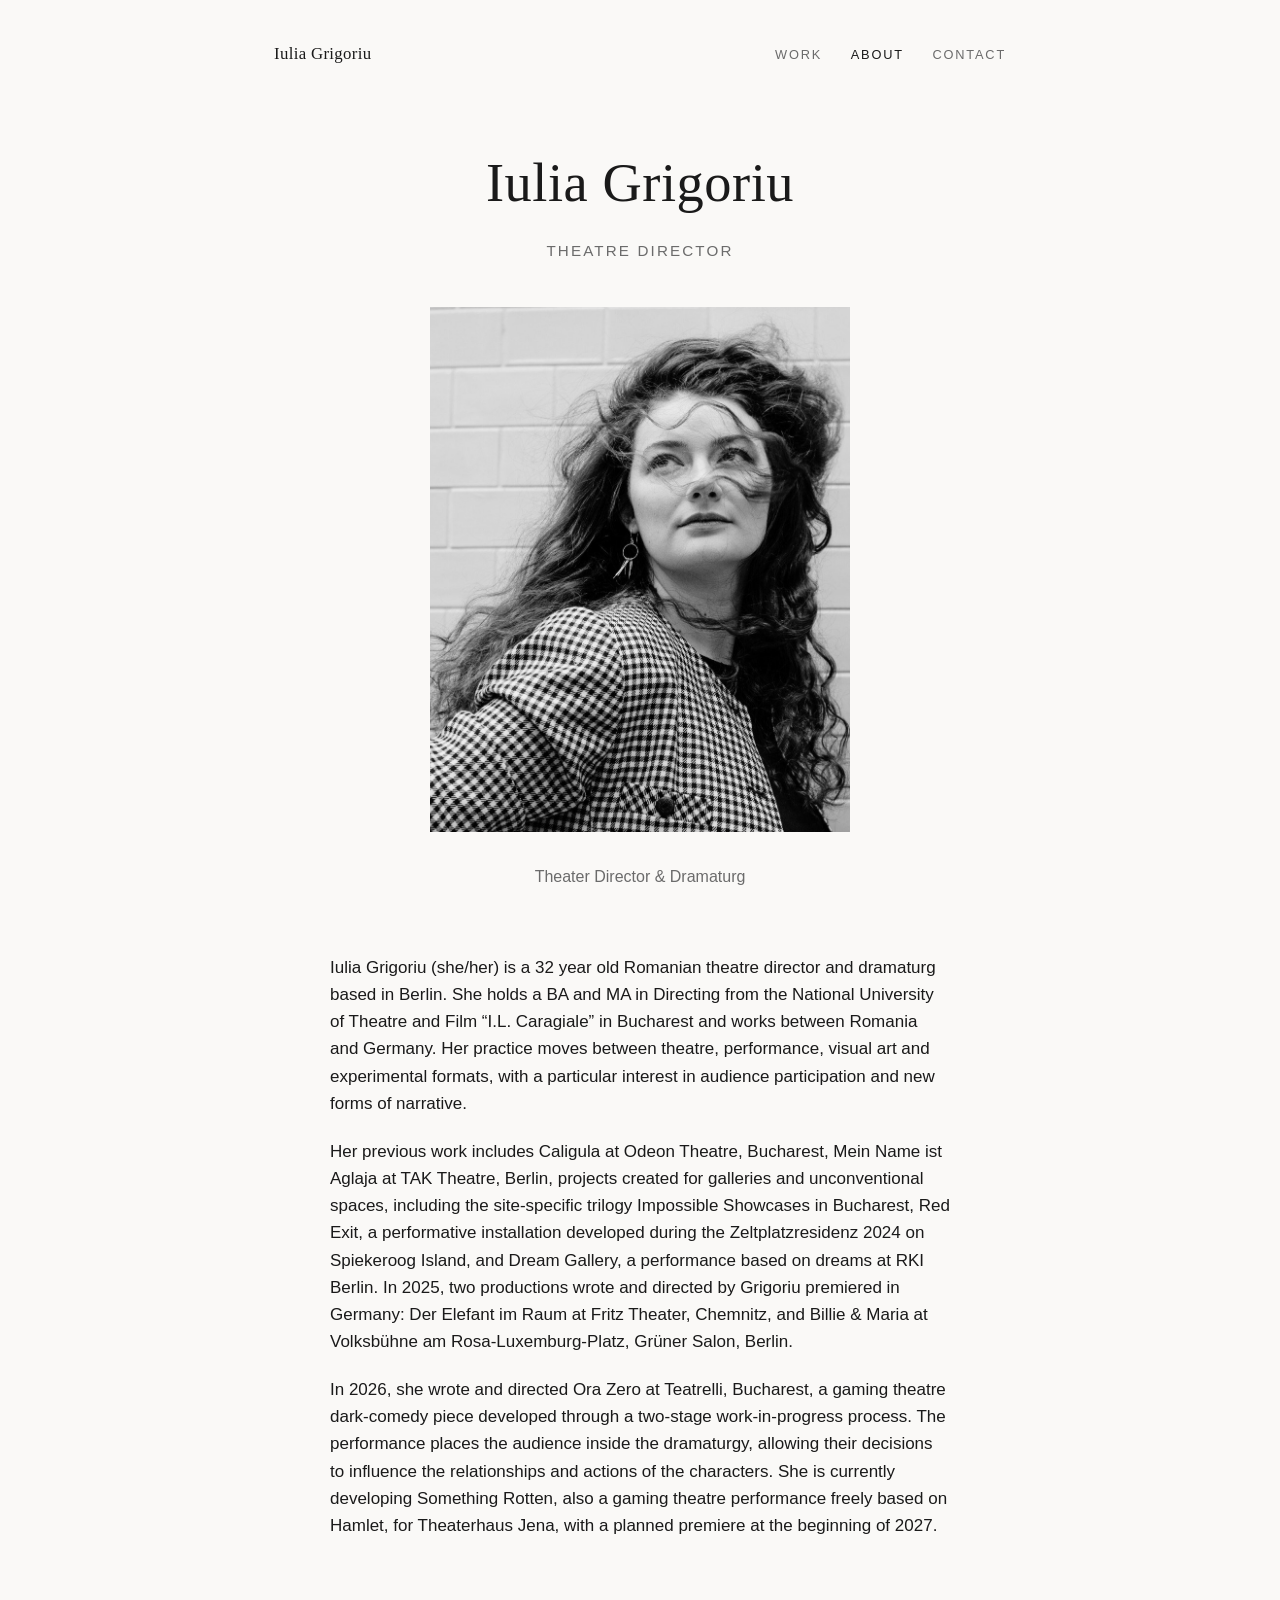
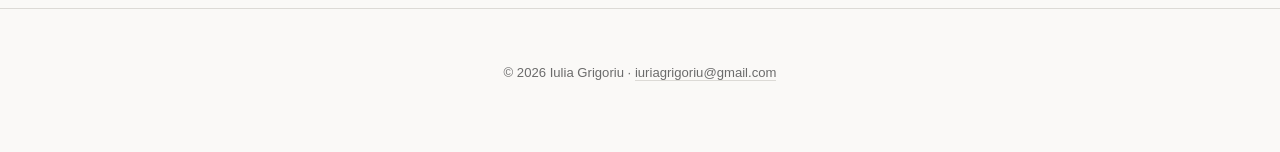
<file: about.html>
<!DOCTYPE html>
<html lang="en">
<head>
  <meta charset="UTF-8">
  <meta name="viewport" content="width=device-width, initial-scale=1.0">
  <title>About — Iulia Grigoriu</title>
  <link rel="stylesheet" href="styles.css">
</head>
<body>

  <nav class="site-nav">
    <div class="wrap">
      <span class="site-nav__name">Iulia Grigoriu</span>
      <div class="site-nav__links">
        <a href="index.html">Work</a>
        <a href="about.html" class="is-active">About</a>
        <a href="mailto:iuriagrigoriu@gmail.com">Contact</a>
      </div>
    </div>
  </nav>

  <!-- ===================== ABOUT ===================== -->
  <header class="hero">
    <div class="wrap">
      <h1 class="hero__title">Iulia Grigoriu</h1>
      <p class="hero__subtitle">Theatre Director</p>

      <div class="hero__portrait">
        <!-- Replace with a real photo of the artist -->
        <img data-img="images/Iulia" alt="Portrait of Iulia Grigoriu">
      </div>

      <p class="hero__intro">
        Theater Director & Dramaturg
      </p>
    </div>
  </header>

  <!-- ===================== BIO ===================== -->
  <section class="project-body">
    <p>
      Iulia Grigoriu (she/her) is a 32 year old Romanian theatre director and dramaturg based in 
      Berlin. She holds a BA and MA in Directing from the National University of Theatre and Film
       “I.L. Caragiale” in Bucharest and works between Romania and Germany. Her practice moves 
       between theatre, performance, visual art and experimental 
      formats, with a particular interest in audience participation and new forms of narrative.
    </p>
    <p>
      Her previous work includes Caligula at Odeon Theatre, Bucharest, Mein Name ist 
      Aglaja at TAK Theatre, Berlin, projects created for galleries and unconventional spaces, 
      including the site-specific trilogy Impossible Showcases in Bucharest, Red Exit, a 
      performative installation developed during the Zeltplatzresidenz 2024 on Spiekeroog Island, 
      and Dream Gallery, a performance based on dreams at RKI Berlin. In 2025, two productions 
      wrote and directed by Grigoriu premiered in Germany: Der Elefant im Raum at Fritz Theater, 
      Chemnitz, and Billie & Maria at Volksbühne am Rosa-Luxemburg-Platz, Grüner Salon, Berlin. 
    </p>
    <p>
      In 2026, she wrote and directed Ora Zero at Teatrelli, Bucharest, a gaming theatre dark-comedy
       piece developed through a two-stage work-in-progress process. 
       The performance places the audience inside the dramaturgy, 
       allowing their decisions to influence the relationships and actions of the characters. 
       She is currently developing Something Rotten, also a gaming theatre performance freely 
      based on Hamlet, for Theaterhaus Jena, with a planned premiere at the beginning of 2027. 
    </p>
  </section>

  <footer class="site-footer">
    <div class="wrap">
      <p>&copy; 2026 Iulia Grigoriu &middot; <a href="mailto:iuriagrigoriu@gmail.com">iuriagrigoriu@gmail.com</a></p>
    </div>
  </footer>

  <script src="images.js" defer></script>
</body>
</html>
</file>
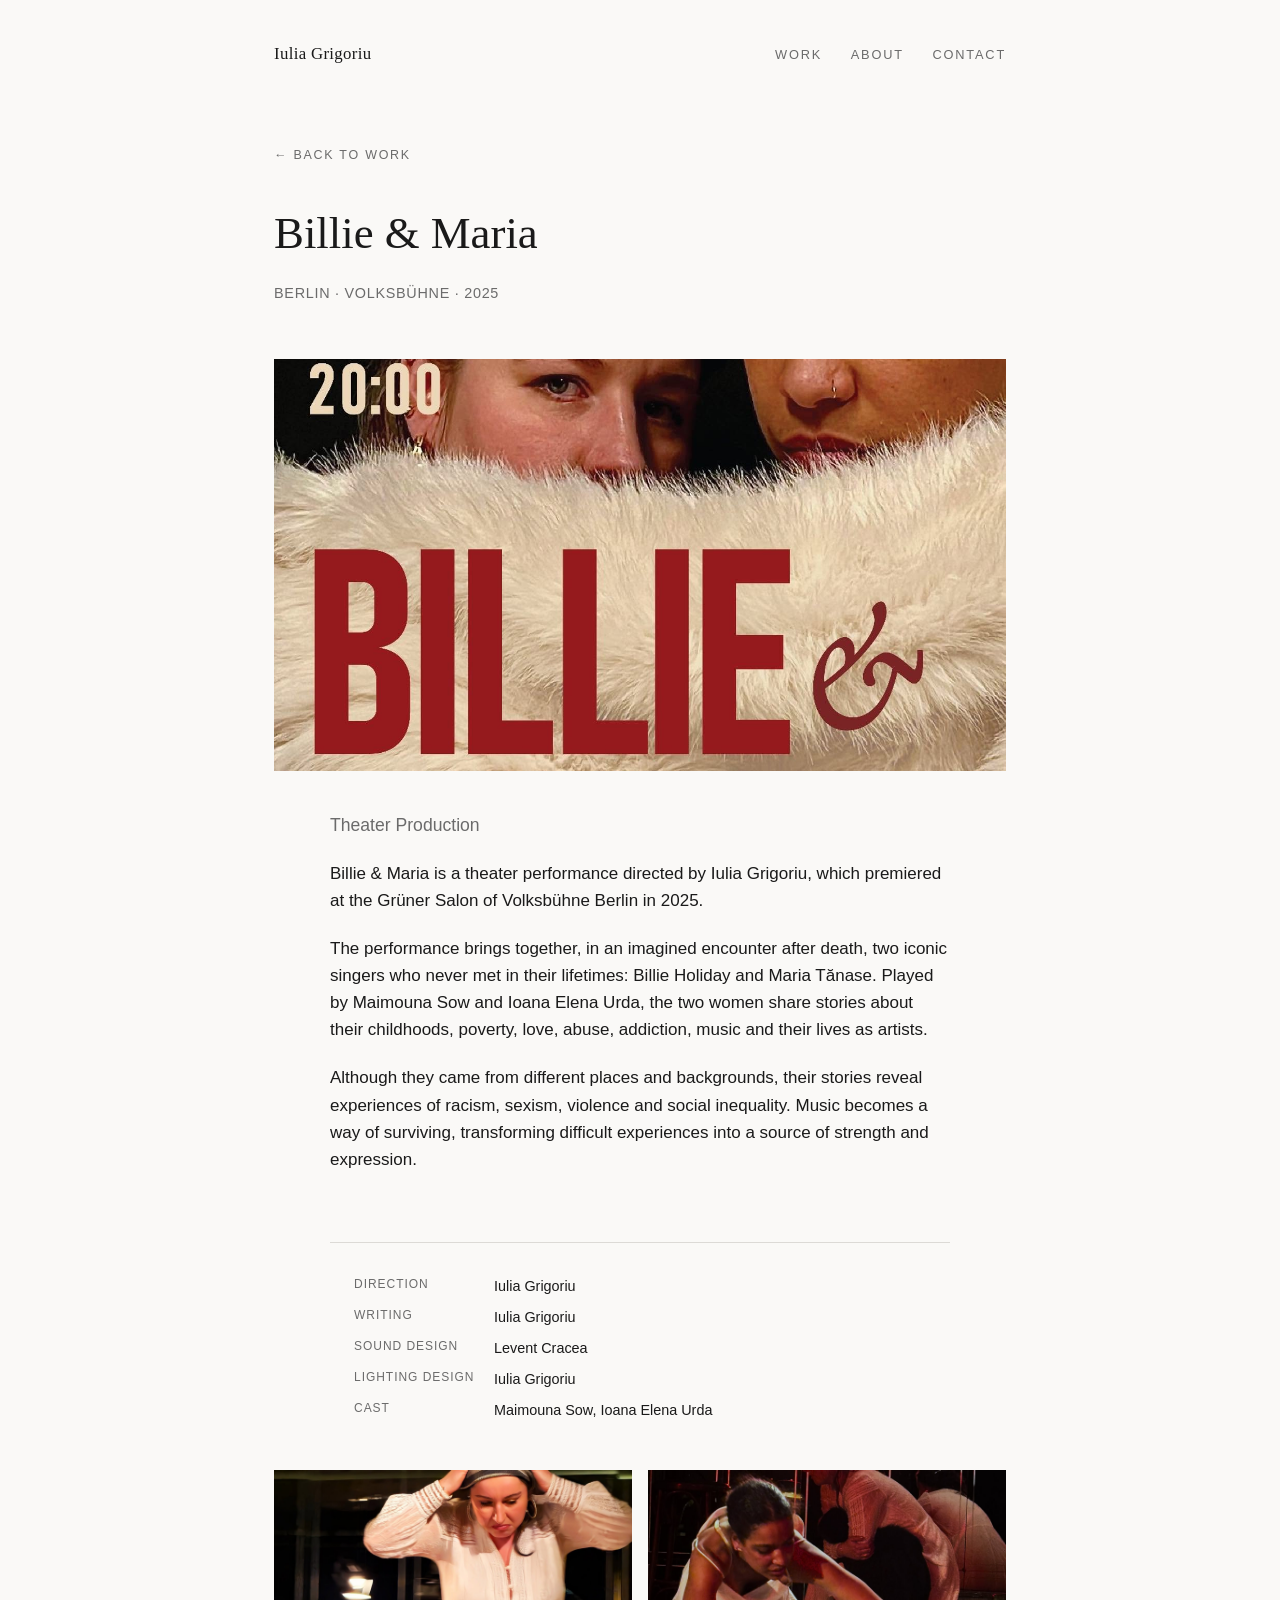
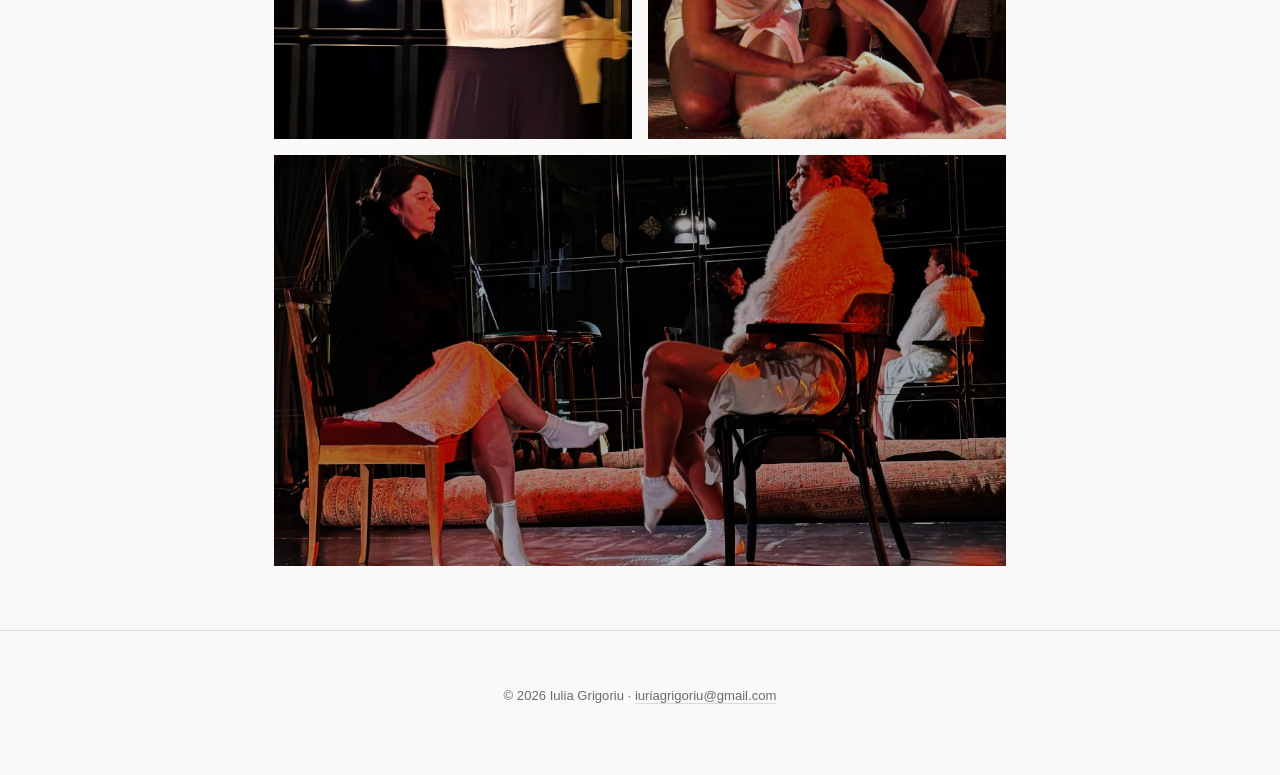
<file: billie-maria.html>
<!DOCTYPE html>
<html lang="en">
<head>
  <meta charset="UTF-8">
  <meta name="viewport" content="width=device-width, initial-scale=1.0">
  <title>Billie &amp; Maria — Iulia Grigoriu</title>
  <link rel="stylesheet" href="styles.css">
</head>
<body>

  <nav class="site-nav">
    <div class="wrap">
      <span class="site-nav__name">Iulia Grigoriu</span>
      <div class="site-nav__links">
        <a href="index.html">Work</a>
        <a href="about.html">About</a>
        <a href="mailto:iuriagrigoriu@gmail.com">Contact</a>
      </div>
    </div>
  </nav>

  <!-- ===================== PROJECT HEADER ===================== -->
  <header class="project-header">
    <div class="wrap">
      <a class="project-header__back" href="index.html">&larr; Back to work</a>
      <h1 class="project-header__title">Billie &amp; Maria</h1>
      <p class="project-header__meta">Berlin &middot; Volksbühne &middot; 2025</p>
    </div>
  </header>

  <div class="wrap">
    <div class="project-hero-image">
      <!-- Main project photo -->
      <img data-img="images/billie-maria/1" alt="Production photo from Billie &amp; Maria, wide stage view">
    </div>
  </div>

  <!-- ===================== PROJECT TEXT ===================== -->
  <section class="project-body">
    <p class="lede">
      Theater Production
    </p>
    <p>
      Billie & Maria is a theater performance
       directed by Iulia Grigoriu, which premiered at the Grüner Salon of Volksbühne Berlin in 2025.
    </p>
    <p>
      The performance brings together, in an imagined encounter after death, two iconic singers 
      who never met in their lifetimes: Billie Holiday and Maria Tănase. Played by Maimouna Sow 
      and Ioana Elena Urda, the two women share stories
       about their childhoods, poverty, love, abuse, addiction, music and their lives as artists.
    </p>
      <p>
     Although they came from different places and backgrounds, their stories reveal 
     experiences of racism, sexism, violence and social inequality. Music becomes a
      way of surviving, transforming difficult experiences into a source of strength and expression.
    </p>
  </section>

  <!-- ===================== CREDITS ===================== -->
  <section class="project-credits">
    <div class="wrap">
      <dl>
        <dt>Direction</dt>
        <dd>Iulia Grigoriu</dd>

        <dt>Writing</dt>
        <dd>Iulia Grigoriu</dd>

        <dt>Sound Design</dt>
        <dd>Levent Cracea</dd>

        <dt>Lighting Design</dt>
        <dd>Iulia Grigoriu</dd>

        <dt>Cast</dt>
        <dd>Maimouna Sow, Ioana Elena Urda</dd>

        
      </dl>
    </div>
  </section>

  <!-- ===================== GALLERY ===================== -->
  <section class="project-gallery">
    <div class="wrap">
      <div class="project-gallery__grid">
        <img data-img="images/billie-maria/2" alt="Detail photo from Billie &amp; Maria">
        <img data-img="images/billie-maria/3" alt="Detail photo from Billie &amp; Maria">
        <img class="wide" data-img="images/billie-maria/4" alt="Wide detail photo from Billie &amp; Maria">
      </div>
    </div>
  </section>

  <footer class="site-footer">
    <div class="wrap">
      <p>&copy; 2026 Iulia Grigoriu &middot; <a href="mailto:iuriagrigoriu@gmail.com">iuriagrigoriu@gmail.com</a></p>
    </div>
  </footer>

  <script src="images.js" defer></script>
</body>
</html>
</file>
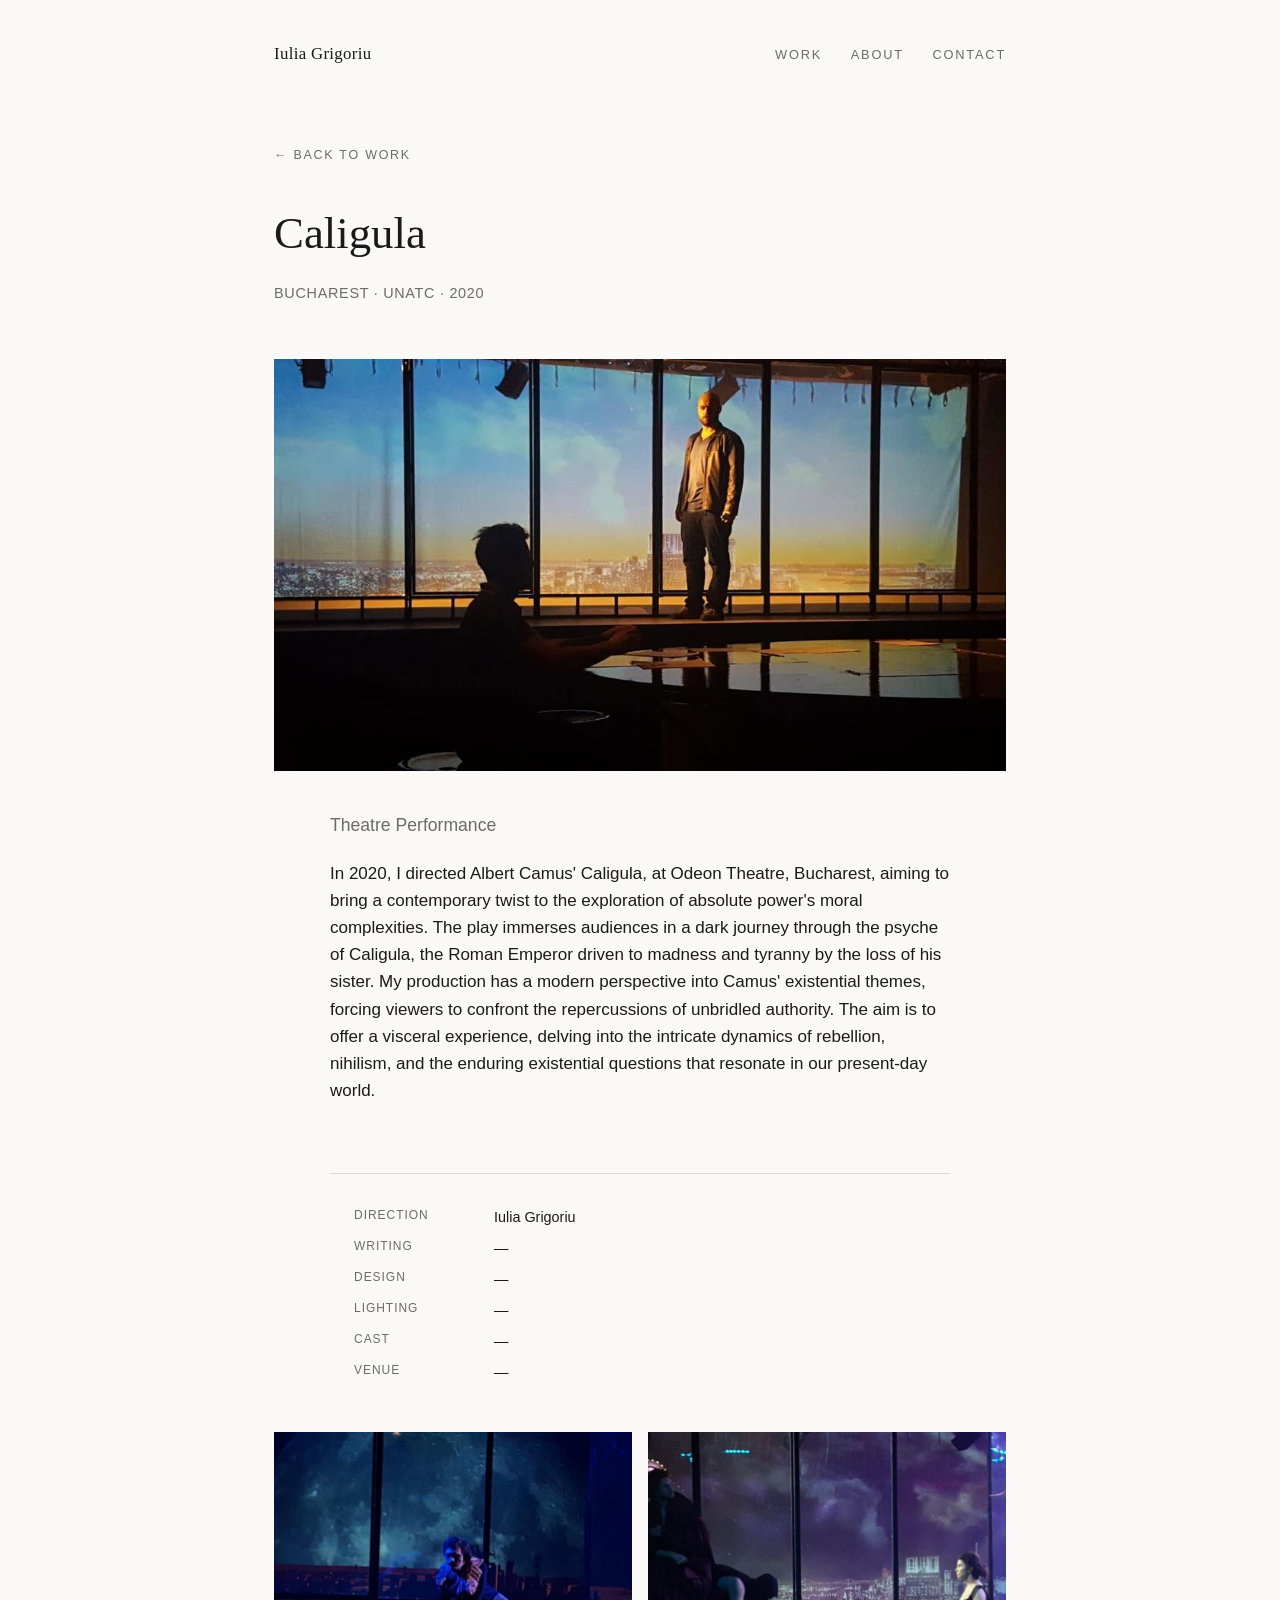
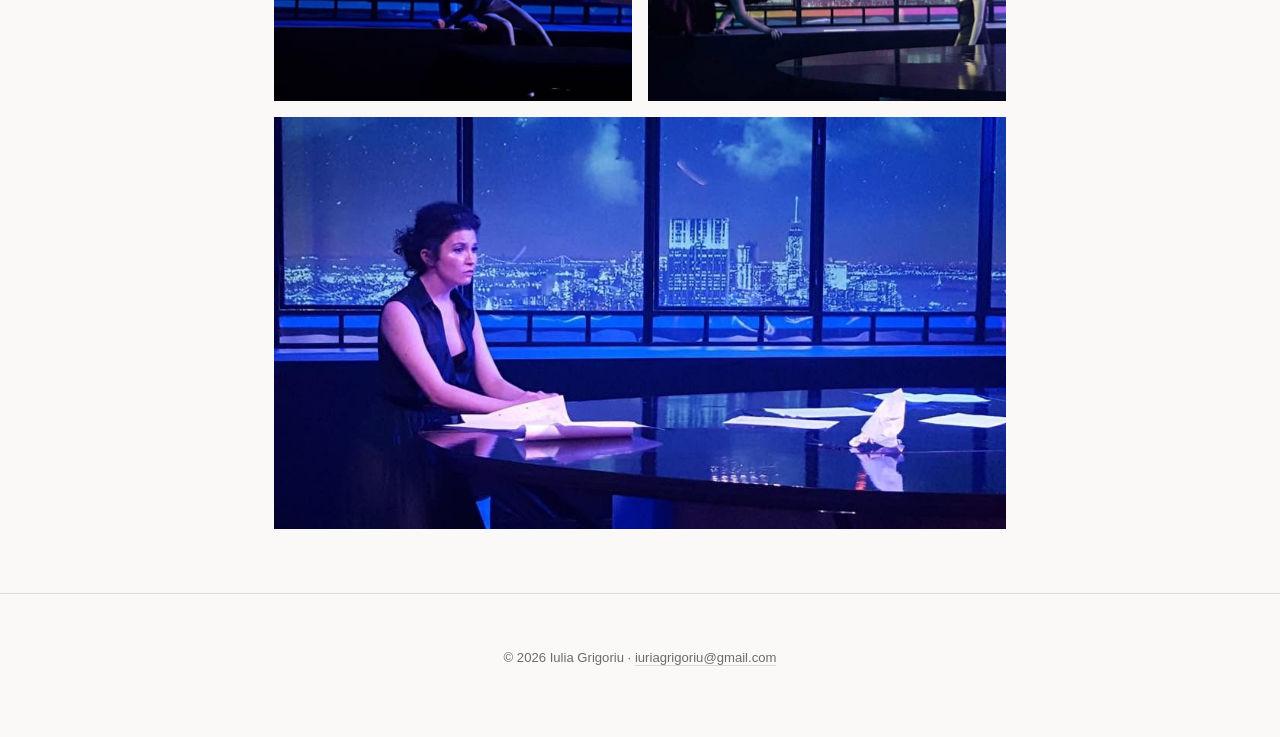
<file: caligula.html>
<!DOCTYPE html>
<html lang="en">
<head>
  <meta charset="UTF-8">
  <meta name="viewport" content="width=device-width, initial-scale=1.0">
  <title>Caligula — Iulia Grigoriu</title>
  <link rel="stylesheet" href="styles.css">
</head>
<body>

  <nav class="site-nav">
    <div class="wrap">
      <span class="site-nav__name">Iulia Grigoriu</span>
      <div class="site-nav__links">
        <a href="index.html">Work</a>
        <a href="about.html">About</a>
        <a href="mailto:iuriagrigoriu@gmail.com">Contact</a>
      </div>
    </div>
  </nav>

  <!-- ===================== PROJECT HEADER ===================== -->
  <header class="project-header">
    <div class="wrap">
      <a class="project-header__back" href="index.html">&larr; Back to work</a>
      <h1 class="project-header__title">Caligula</h1>
      <p class="project-header__meta">Bucharest &middot; UNATC &middot; 2020</p>
    </div>
  </header>

  <div class="wrap">
    <div class="project-hero-image">
      <!-- Main project photo -->
      <img data-img="images/caligula/1" alt="Production photo from Caligula, wide stage view">
    </div>
  </div>

  <!-- ===================== PROJECT TEXT ===================== -->
  <section class="project-body">
    <p class="lede">
      Theatre Performance
    </p>
    <p>
     In 2020, I directed Albert Camus' Caligula, at Odeon Theatre, Bucharest, aiming to bring a contemporary twist to the exploration of absolute power's moral complexities. 
     The play immerses audiences in a dark journey through the psyche of Caligula, the Roman Emperor driven to madness and tyranny by the loss of his sister. 
     My production has a modern perspective into Camus' existential themes, forcing viewers to confront the repercussions of unbridled authority. 
     The aim is to offer a visceral experience, delving into the intricate dynamics of rebellion, nihilism, and the enduring existential questions that resonate in our present-day world.
    </p>
    
  </section>

  <!-- ===================== CREDITS ===================== -->
  <section class="project-credits">
    <div class="wrap">
      <dl>
        <dt>Direction</dt>
        <dd>Iulia Grigoriu</dd>

        <dt>Writing</dt>
        <dd>—</dd>

        <dt>Design</dt>
        <dd>—</dd>

        <dt>Lighting</dt>
        <dd>—</dd>

        <dt>Cast</dt>
        <dd>—</dd>

        <dt>Venue</dt>
        <dd>—</dd>
      </dl>
    </div>
  </section>

  <!-- ===================== GALLERY ===================== -->
  <section class="project-gallery">
    <div class="wrap">
      <div class="project-gallery__grid">
        <img data-img="images/caligula/2" alt="Detail photo from Caligula">
        <img data-img="images/caligula/3" alt="Detail photo from Caligula">
        <img class="wide" data-img="images/caligula/4" alt="Wide detail photo from Caligula">
      </div>
    </div>
  </section>

  <footer class="site-footer">
    <div class="wrap">
      <p>&copy; 2026 Iulia Grigoriu &middot; <a href="mailto:iuriagrigoriu@gmail.com">iuriagrigoriu@gmail.com</a></p>
    </div>
  </footer>

  <script src="images.js" defer></script>
</body>
</html>
</file>
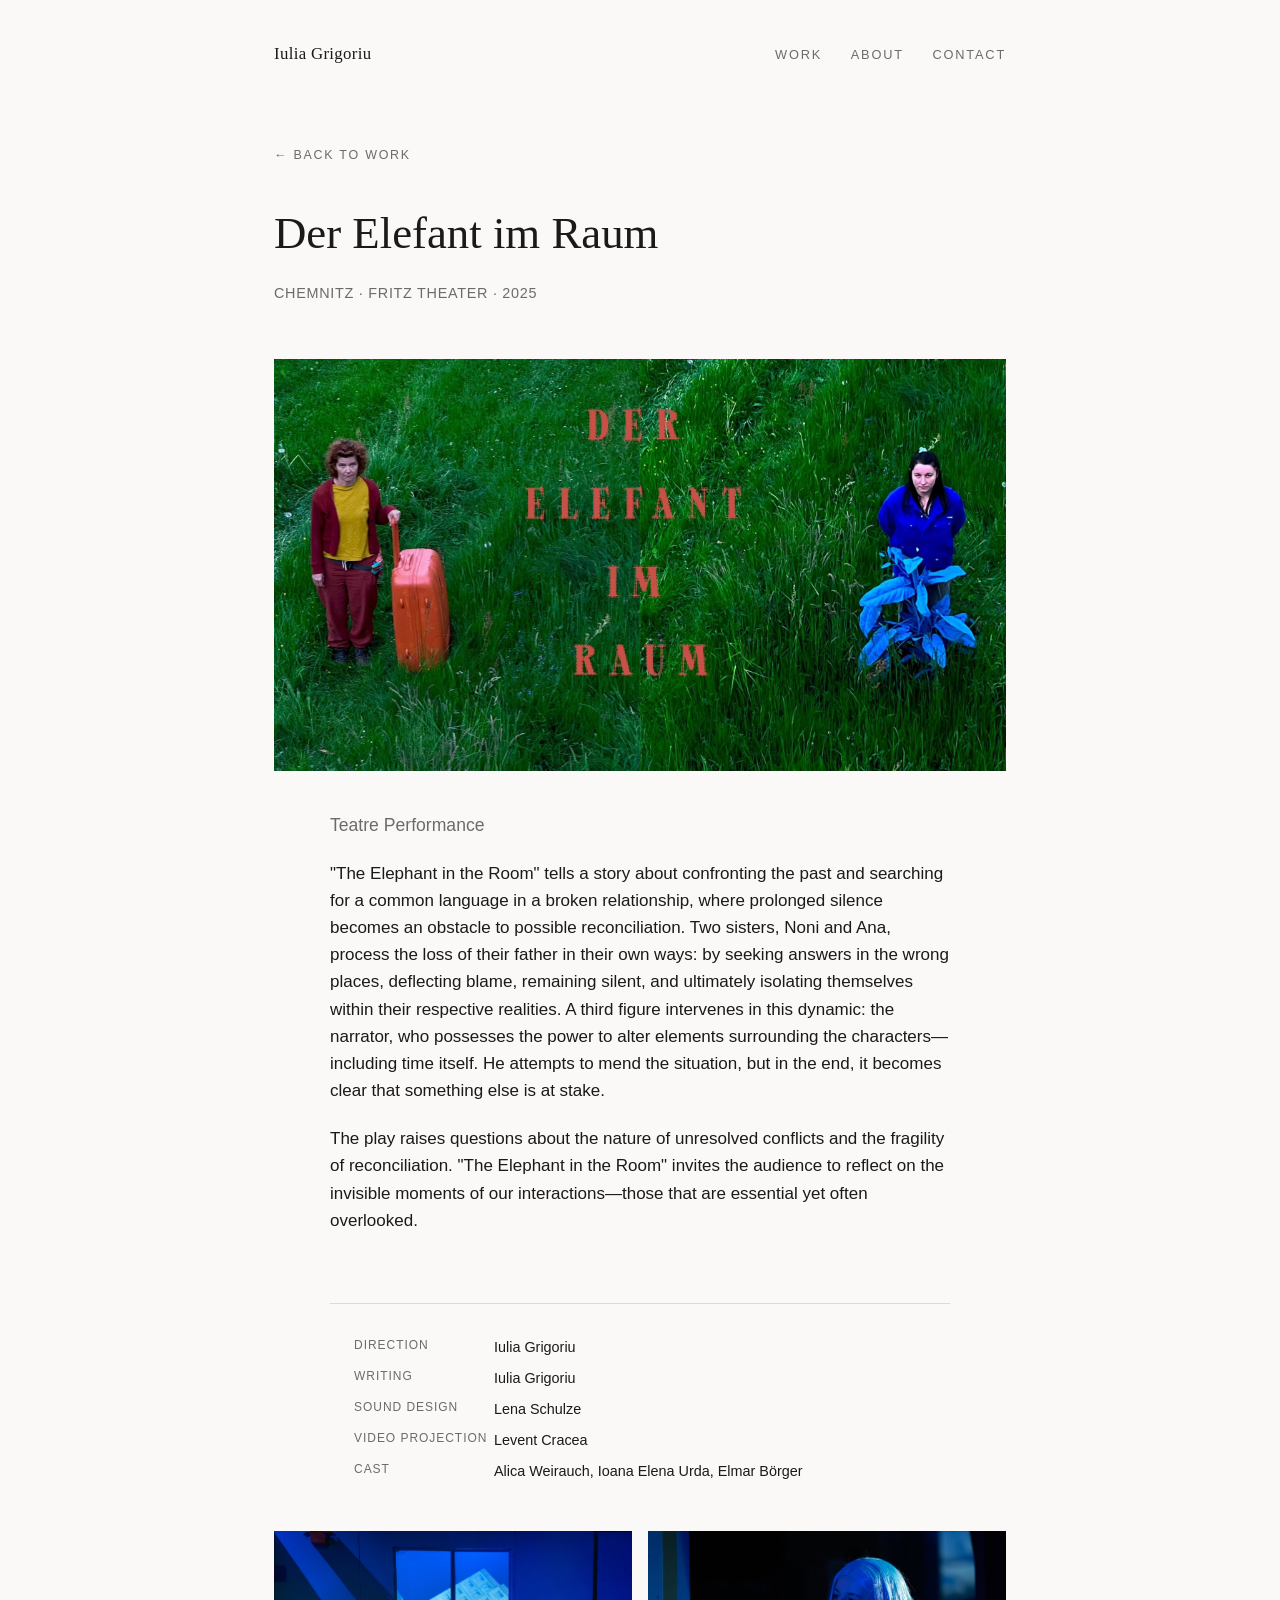
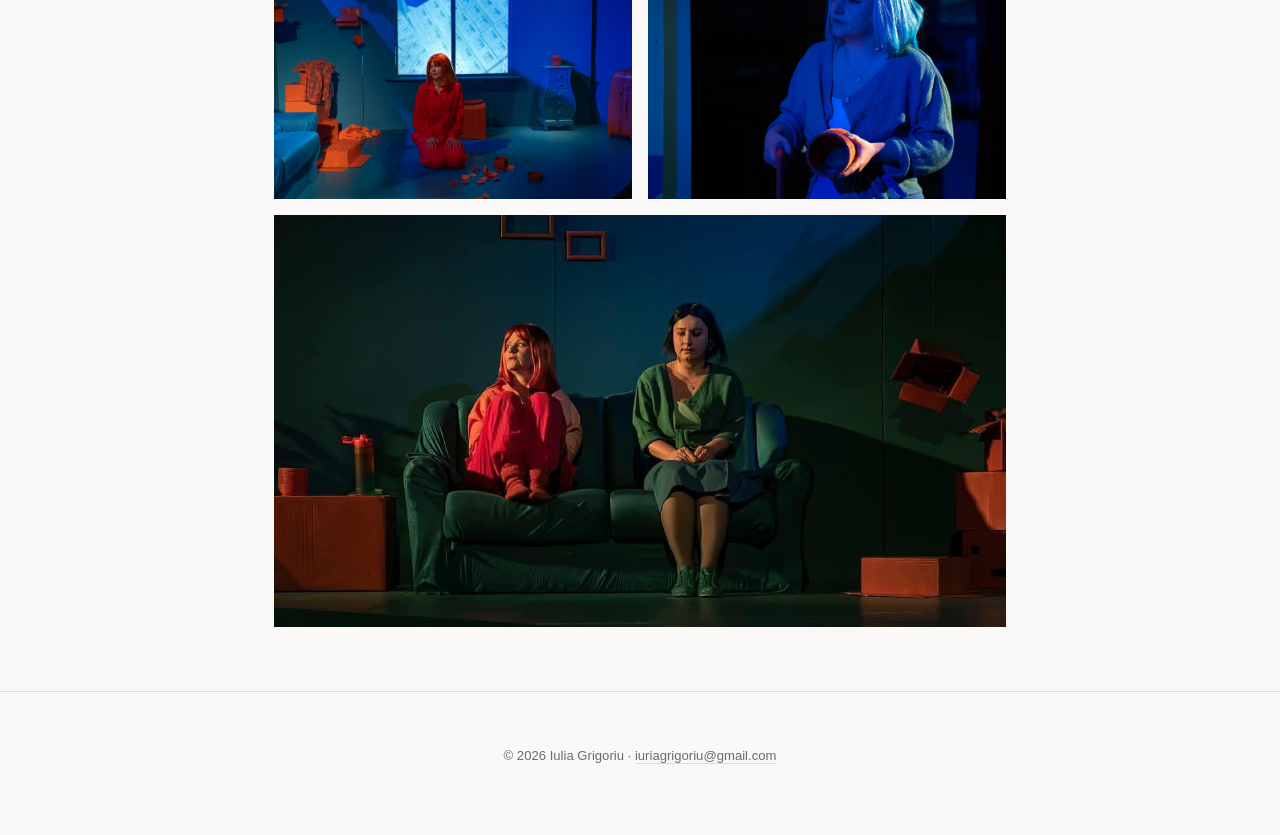
<file: der-elefant-im-raum.html>
<!DOCTYPE html>
<html lang="en">
<head>
  <meta charset="UTF-8">
  <meta name="viewport" content="width=device-width, initial-scale=1.0">
  <title>Der Elefant im Raum — Iulia Grigoriu</title>
  <link rel="stylesheet" href="styles.css">
</head>
<body>

  <nav class="site-nav">
    <div class="wrap">
      <span class="site-nav__name">Iulia Grigoriu</span>
      <div class="site-nav__links">
        <a href="index.html">Work</a>
        <a href="about.html">About</a>
        <a href="mailto:iuriagrigoriu@gmail.com">Contact</a>
      </div>
    </div>
  </nav>

  <!-- ===================== PROJECT HEADER ===================== -->
  <header class="project-header">
    <div class="wrap">
      <a class="project-header__back" href="index.html">&larr; Back to work</a>
      <h1 class="project-header__title">Der Elefant im Raum</h1>
      <p class="project-header__meta">Chemnitz &middot; Fritz Theater &middot; 2025</p>
    </div>
  </header>

  <div class="wrap">
    <div class="project-hero-image">
      <!-- Main project photo -->
      <img data-img="images/der-elefant-im-raum/1" alt="Production photo from Der Elefant im Raum, wide stage view">
    </div>
  </div>

  <!-- ===================== PROJECT TEXT ===================== -->
  <section class="project-body">
    <p class="lede">
      Teatre Performance
    </p>
    <p>
     "The Elephant in the Room" tells a story about confronting the past and searching for a common language in a broken relationship, where prolonged silence becomes an obstacle to possible reconciliation.
      Two sisters, Noni and Ana, process the loss of their father in their own ways: by seeking answers in the wrong places, deflecting blame, remaining silent, and ultimately isolating themselves within their respective realities.
       A third figure intervenes in this dynamic: the narrator, who possesses the power to alter elements surrounding the characters—including time itself. 
     He attempts to mend the situation, but in the end, it becomes clear that something else is at stake.
    </p>
    <p>
     The play raises questions about the nature of unresolved conflicts and the fragility of reconciliation. 
     "The Elephant in the Room" invites the audience to reflect on the invisible moments of our interactions—those that are essential yet often overlooked.
    </p>
  </section>

  <!-- ===================== CREDITS ===================== -->
  <section class="project-credits">
    <div class="wrap">
      <dl>
        <dt>Direction</dt>
        <dd>Iulia Grigoriu</dd>

        <dt>Writing</dt>
        <dd>Iulia Grigoriu</dd>

        <dt>Sound Design</dt>
        <dd>Lena Schulze</dd>

        <dt>Video Projection</dt>
        <dd>Levent Cracea</dd>

        <dt>Cast</dt>
        <dd>Alica Weirauch, Ioana Elena Urda, Elmar Börger</dd>

        
      </dl>
    </div>
  </section>

  <!-- ===================== GALLERY ===================== -->
  <section class="project-gallery">
    <div class="wrap">
      <div class="project-gallery__grid">
        <img data-img="images/der-elefant-im-raum/2" alt="Detail photo from Der Elefant im Raum">
        <img data-img="images/der-elefant-im-raum/3" alt="Detail photo from Der Elefant im Raum">
        <img class="wide" data-img="images/der-elefant-im-raum/4" alt="Wide detail photo from Der Elefant im Raum">
      </div>
    </div>
  </section>

  <footer class="site-footer">
    <div class="wrap">
      <p>&copy; 2026 Iulia Grigoriu &middot; <a href="mailto:iuriagrigoriu@gmail.com">iuriagrigoriu@gmail.com</a></p>
    </div>
  </footer>

  <script src="images.js" defer></script>
</body>
</html>
</file>
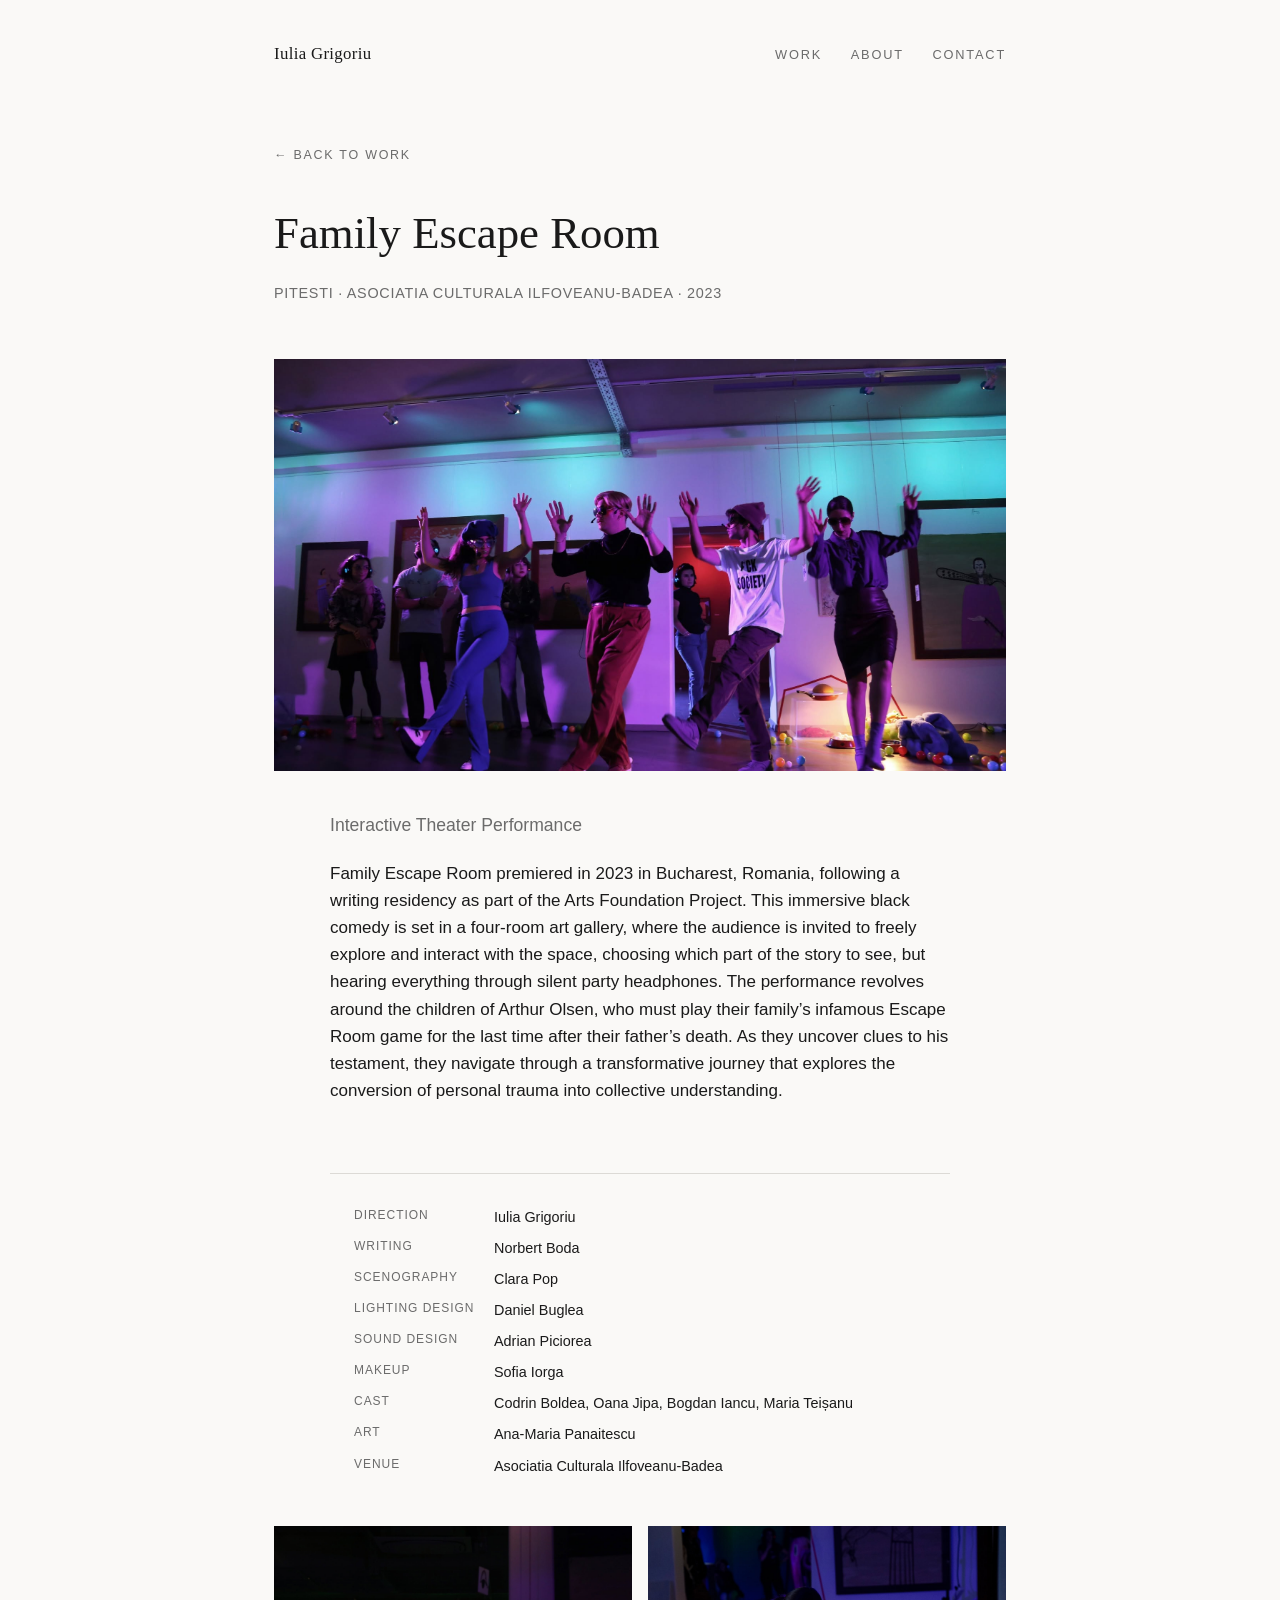
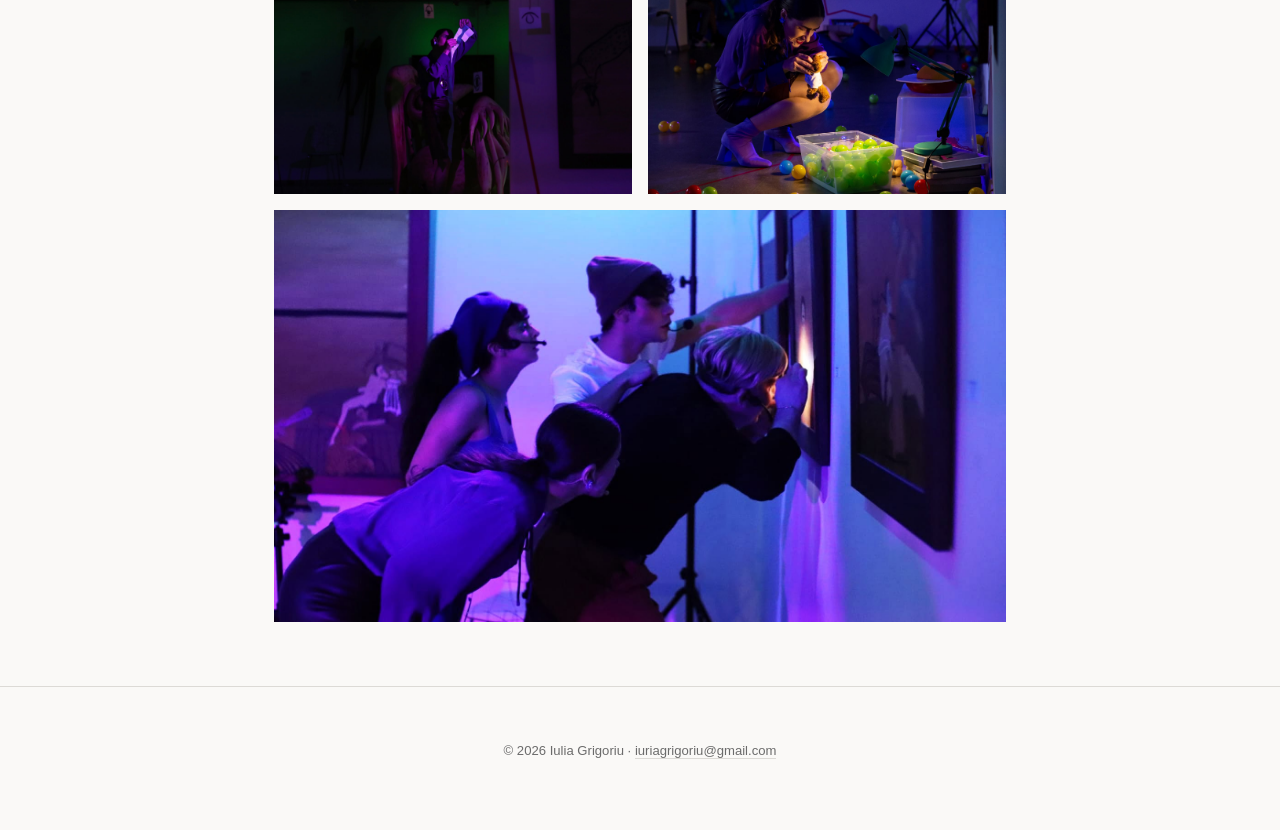
<file: family-escape-room.html>
<!DOCTYPE html>
<html lang="en">
<head>
  <meta charset="UTF-8">
  <meta name="viewport" content="width=device-width, initial-scale=1.0">
  <title>Family Escape Room — Iulia Grigoriu</title>
  <link rel="stylesheet" href="styles.css">
</head>
<body>

  <nav class="site-nav">
    <div class="wrap">
      <span class="site-nav__name">Iulia Grigoriu</span>
      <div class="site-nav__links">
        <a href="index.html">Work</a>
        <a href="about.html">About</a>
        <a href="mailto:iuriagrigoriu@gmail.com">Contact</a>
      </div>
    </div>
  </nav>

  <!-- ===================== PROJECT HEADER ===================== -->
  <header class="project-header">
    <div class="wrap">
      <a class="project-header__back" href="index.html">&larr; Back to work</a>
      <h1 class="project-header__title">Family Escape Room</h1>
      <p class="project-header__meta">Pitesti &middot; Asociatia Culturala Ilfoveanu-Badea &middot; 2023</p>
    </div>
  </header>

  <div class="wrap">
    <div class="project-hero-image">
      <!-- Main project photo -->
      <img data-img="images/family-escape-room/1" alt="Production photo from Family Escape Room, wide stage view">
    </div>
  </div>

  <!-- ===================== PROJECT TEXT ===================== -->
  <section class="project-body">
    <p class="lede">
      Interactive Theater Performance
    </p>
    <p>
      Family Escape Room premiered in 2023 in Bucharest, Romania, following a writing residency as part of the Arts Foundation Project. This immersive black comedy is set in a four-room art gallery, where the audience is invited to freely explore and interact with the space, choosing which part of the story to see, but hearing everything through silent party headphones. The performance revolves around the children of Arthur Olsen, who must play their family’s infamous Escape Room game for the last time after their father’s death. As they uncover clues to his testament, they navigate through a transformative journey that explores the conversion of personal trauma into collective understanding.
    </p>
    
  </section>

  <!-- ===================== CREDITS ===================== -->
  <section class="project-credits">
    <div class="wrap">
      <dl>
        <dt>Direction</dt>
        <dd>Iulia Grigoriu</dd>

        <dt>Writing</dt>
        <dd>Norbert Boda</dd>

        <dt>Scenography</dt>
        <dd>Clara Pop</dd>

        <dt>Lighting Design</dt>
        <dd>Daniel Buglea</dd>

        <dt>Sound Design</dt>
        <dd>Adrian Piciorea</dd>

        <dt>Makeup</dt>
        <dd>Sofia Iorga</dd>

        <dt>Cast</dt>
        <dd>Codrin Boldea, Oana Jipa, Bogdan Iancu, Maria Teișanu</dd>

        <dt>Art</dt>
        <dd>Ana-Maria Panaitescu</dd>

        <dt>Venue</dt>
        <dd>Asociatia Culturala Ilfoveanu-Badea</dd>
      </dl>
    </div>
  </section>

  <!-- ===================== GALLERY ===================== -->
  <section class="project-gallery">
    <div class="wrap">
      <div class="project-gallery__grid">
        <img data-img="images/family-escape-room/2" alt="Detail photo from Family Escape Room">
        <img data-img="images/family-escape-room/3" alt="Detail photo from Family Escape Room">
        <img class="wide" data-img="images/family-escape-room/4" alt="Wide detail photo from Family Escape Room">
      </div>
    </div>
  </section>

  <footer class="site-footer">
    <div class="wrap">
      <p>&copy; 2026 Iulia Grigoriu &middot; <a href="mailto:iuriagrigoriu@gmail.com">iuriagrigoriu@gmail.com</a></p>
    </div>
  </footer>

  <script src="images.js" defer></script>
</body>
</html>
</file>
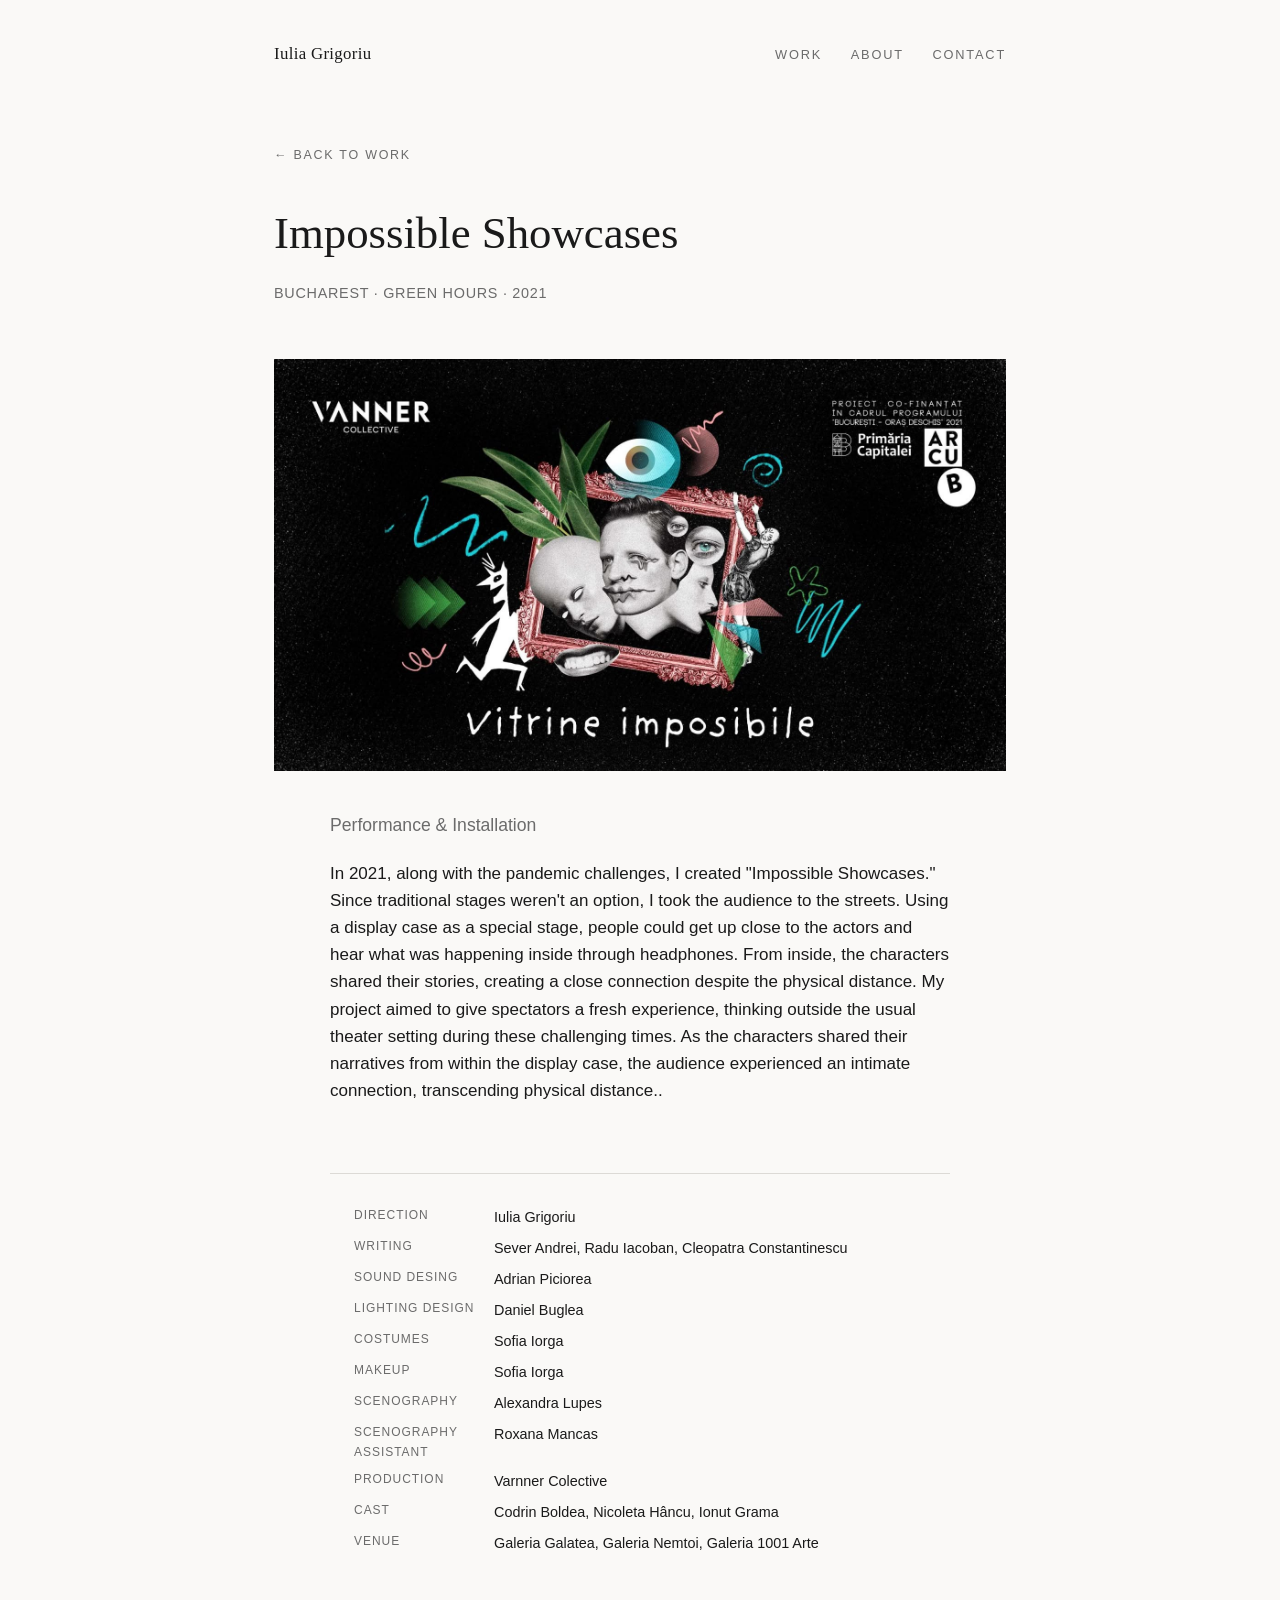
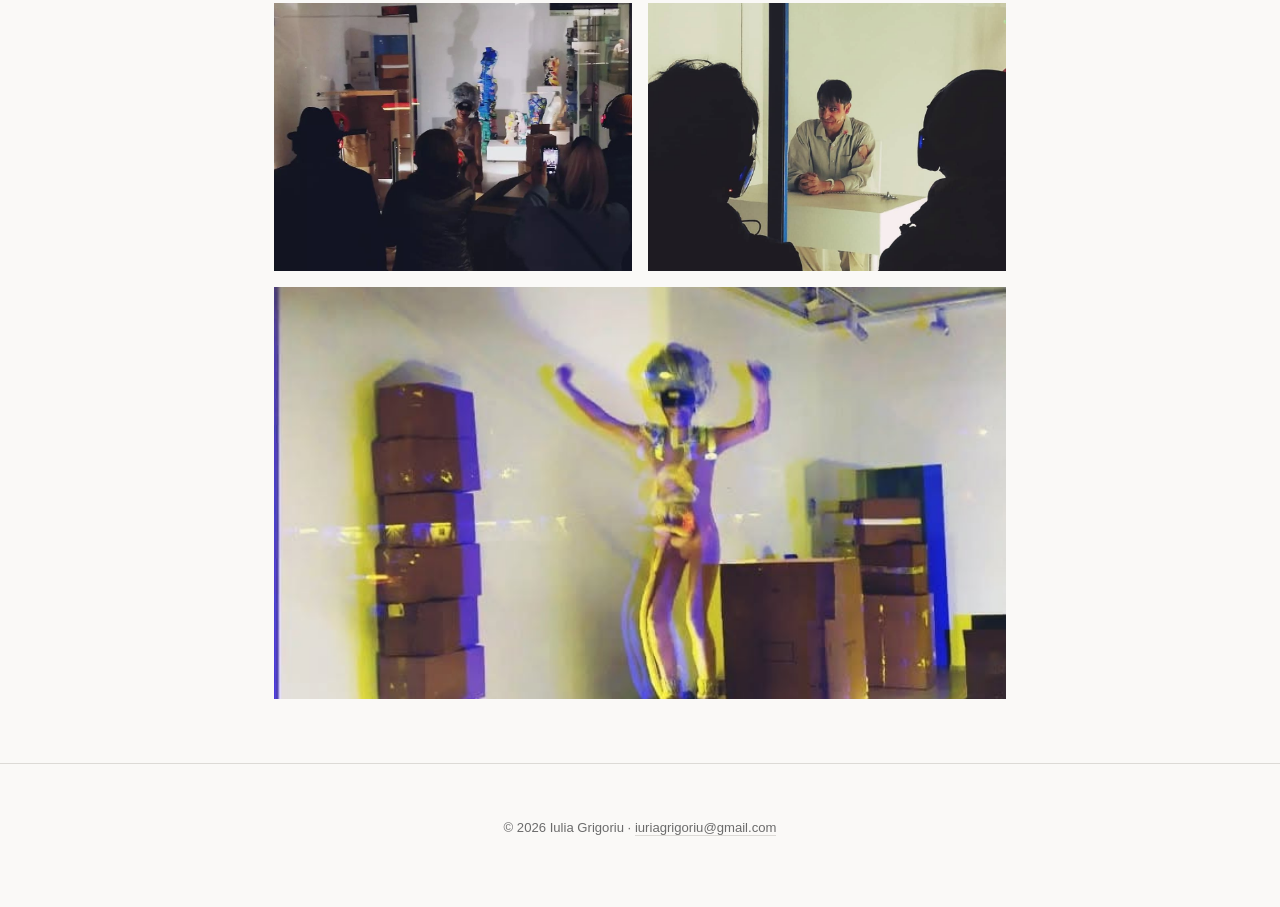
<file: impossible-showcases.html>
<!DOCTYPE html>
<html lang="en">
<head>
  <meta charset="UTF-8">
  <meta name="viewport" content="width=device-width, initial-scale=1.0">
  <title>Impossible Showcases — Iulia Grigoriu</title>
  <link rel="stylesheet" href="styles.css">
</head>
<body>

  <nav class="site-nav">
    <div class="wrap">
      <span class="site-nav__name">Iulia Grigoriu</span>
      <div class="site-nav__links">
        <a href="index.html">Work</a>
        <a href="about.html">About</a>
        <a href="mailto:iuriagrigoriu@gmail.com">Contact</a>
      </div>
    </div>
  </nav>

  <!-- ===================== PROJECT HEADER ===================== -->
  <header class="project-header">
    <div class="wrap">
      <a class="project-header__back" href="index.html">&larr; Back to work</a>
      <h1 class="project-header__title">Impossible Showcases</h1>
      <p class="project-header__meta">Bucharest &middot; Green Hours &middot; 2021</p>
    </div>
  </header>

  <div class="wrap">
    <div class="project-hero-image">
      <!-- Main project photo -->
      <img data-img="images/impossible-showcases/1" alt="Production photo from Impossible Showcases, wide stage view">
    </div>
  </div>

  <!-- ===================== PROJECT TEXT ===================== -->
  <section class="project-body">
    <p class="lede">
      Performance & Installation
    </p>
    <p>
      In 2021, along with the pandemic challenges, I created "Impossible Showcases." 
      Since traditional stages weren't an option, I took the audience to the streets. 
      Using a display case as a special stage, people could get up close to the actors and hear what was happening inside through headphones. 
      From inside, the characters shared their stories, creating a close connection despite the physical distance. 
      My project aimed to give spectators a fresh experience, thinking outside the usual theater setting during these challenging times.
As the characters shared their narratives from within the display case, the audience experienced an intimate connection, transcending physical distance..
    </p>
    
  </section>

  <!-- ===================== CREDITS ===================== -->
  <section class="project-credits">
    <div class="wrap">
      <dl>
        <dt>Direction</dt>
        <dd>Iulia Grigoriu</dd>

        <dt>Writing</dt>
        <dd>Sever Andrei, Radu Iacoban, Cleopatra Constantinescu</dd>

        <dt>Sound Desing</dt>
        <dd>Adrian Piciorea</dd>

        <dt>Lighting Design</dt>
        <dd>Daniel Buglea</dd>

        <dt>Costumes</dt>
        <dd>Sofia Iorga</dd>

        <dt>Makeup</dt>
        <dd>Sofia Iorga</dd>

        <dt>Scenography</dt>
        <dd>Alexandra Lupes</dd>

        <dt>Scenography Assistant</dt>
        <dd>Roxana Mancas</dd>

        <dt>Production</dt>
        <dd>Varnner Colective</dd>

        <dt>Cast</dt>
        <dd>Codrin Boldea, Nicoleta Hâncu, Ionut Grama</dd>

        <dt>Venue</dt>
        <dd>Galeria Galatea, Galeria Nemtoi, Galeria 1001 Arte </dd>
      

        
      </dl>
    </div>
  </section>

  <!-- ===================== GALLERY ===================== -->
  <section class="project-gallery">
    <div class="wrap">
      <div class="project-gallery__grid">
        <img data-img="images/impossible-showcases/2" alt="Detail photo from Impossible Showcases">
        <img data-img="images/impossible-showcases/3" alt="Detail photo from Impossible Showcases">
        <img class="wide" data-img="images/impossible-showcases/4" alt="Wide detail photo from Impossible Showcases">
      </div>
    </div>
  </section>

  <footer class="site-footer">
    <div class="wrap">
      <p>&copy; 2026 Iulia Grigoriu &middot; <a href="mailto:iuriagrigoriu@gmail.com">iuriagrigoriu@gmail.com</a></p>
    </div>
  </footer>

  <script src="images.js" defer></script>
</body>
</html>
</file>
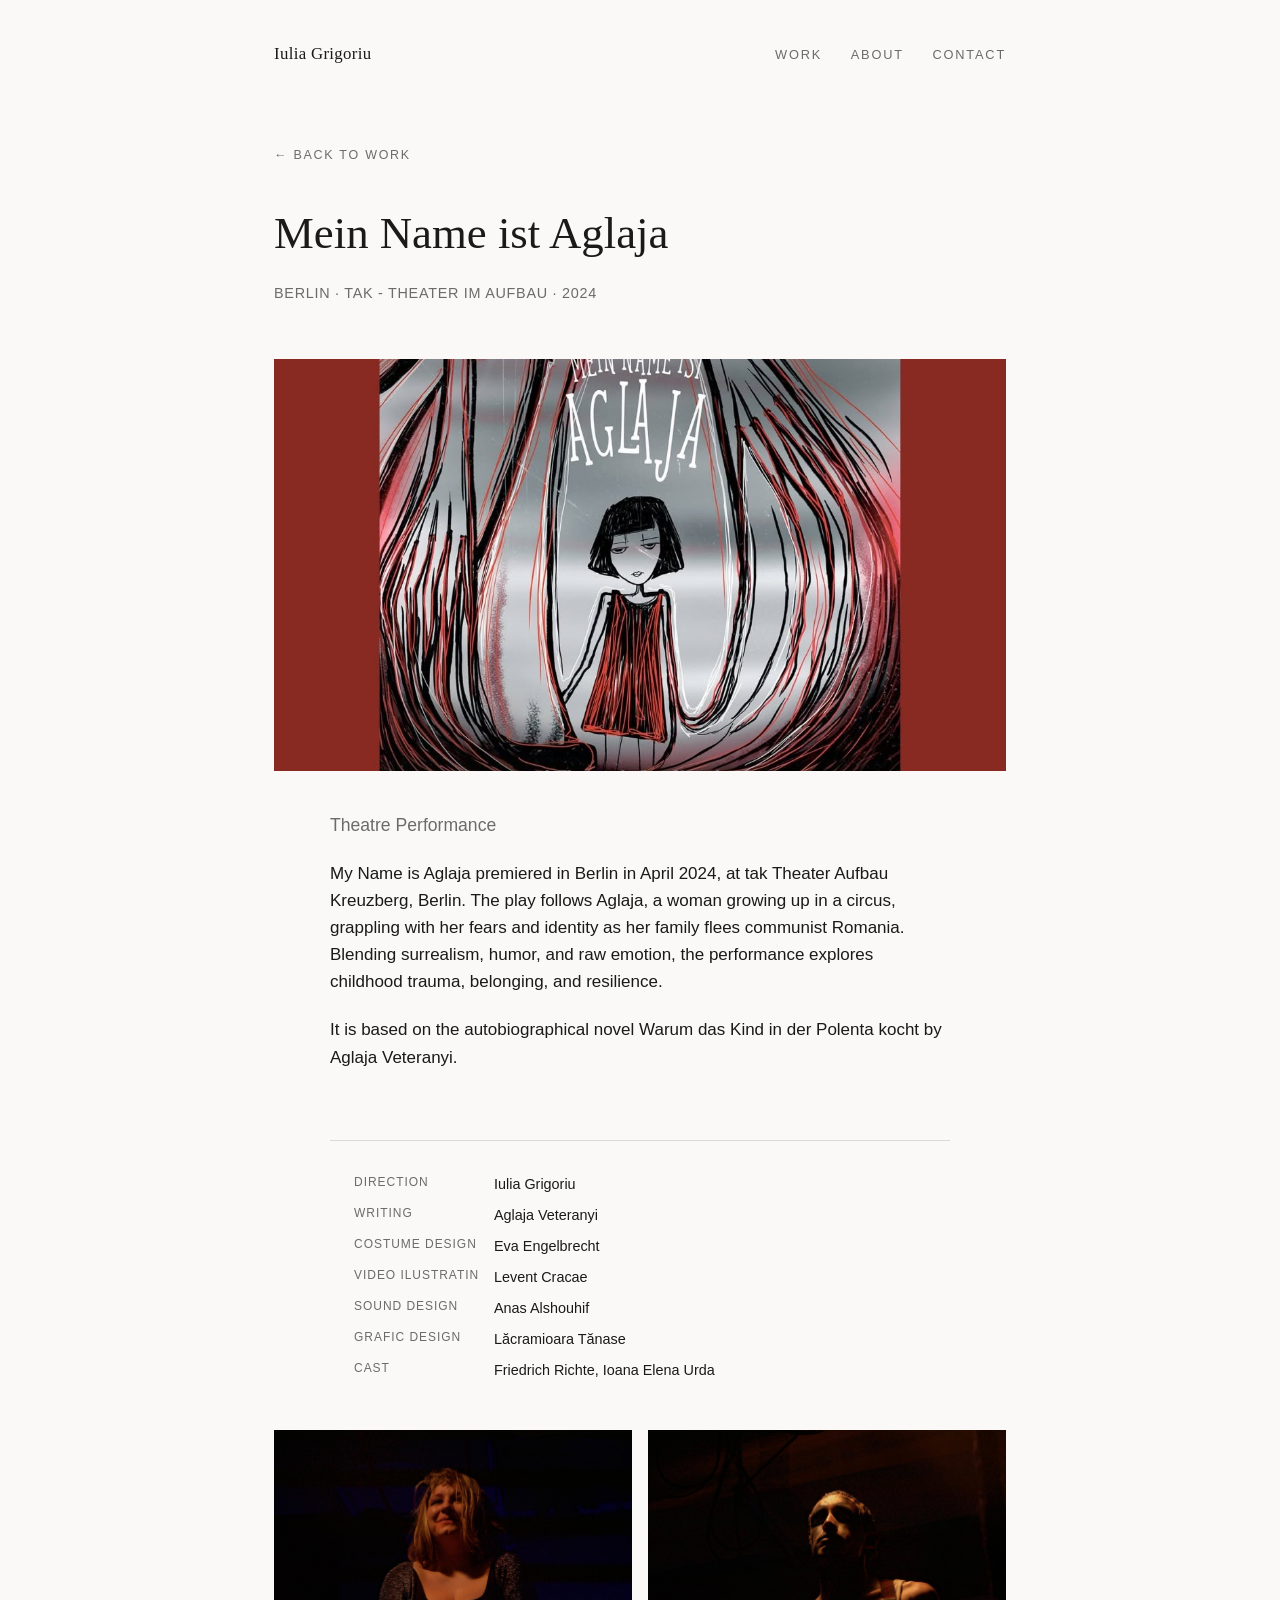
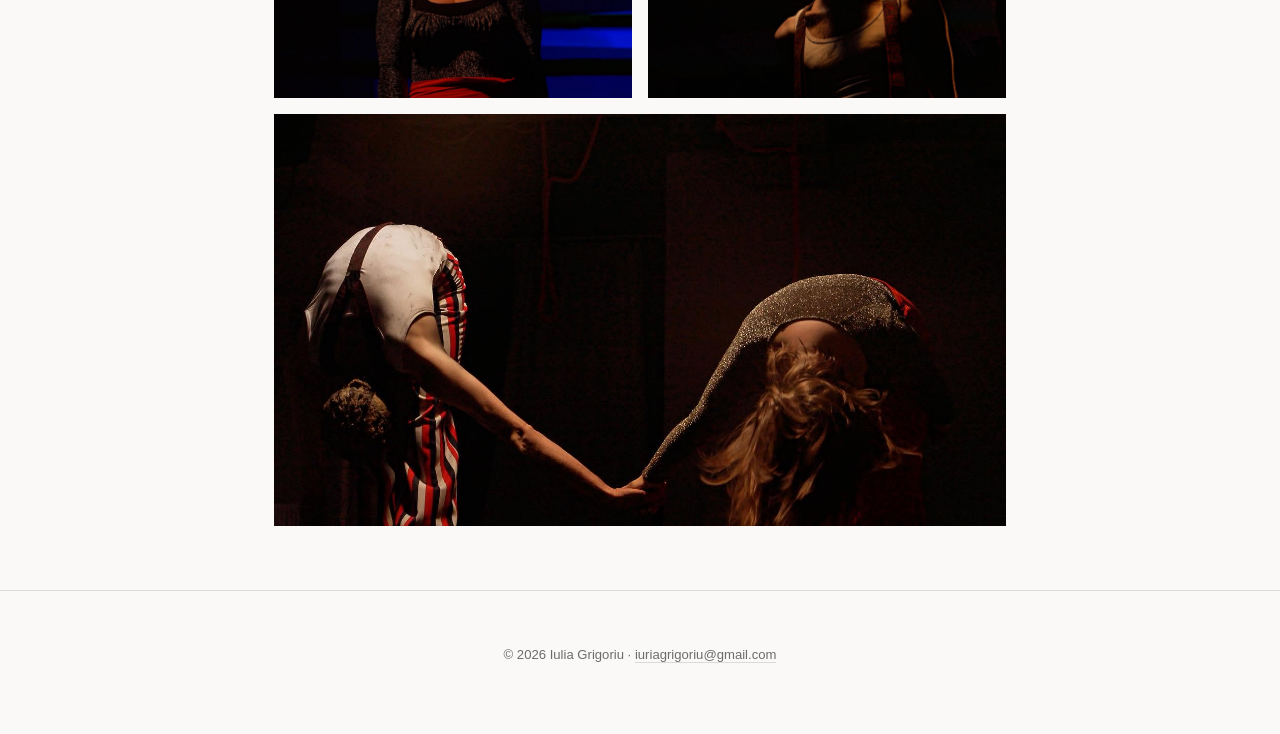
<file: mein-name-ist-aglaja.html>
<!DOCTYPE html>
<html lang="en">
<head>
  <meta charset="UTF-8">
  <meta name="viewport" content="width=device-width, initial-scale=1.0">
  <title>Mein Name ist Aglaja — Iulia Grigoriu</title>
  <link rel="stylesheet" href="styles.css">
</head>
<body>

  <nav class="site-nav">
    <div class="wrap">
      <span class="site-nav__name">Iulia Grigoriu</span>
      <div class="site-nav__links">
        <a href="index.html">Work</a>
        <a href="about.html">About</a>
        <a href="mailto:iuriagrigoriu@gmail.com">Contact</a>
      </div>
    </div>
  </nav>

  <!-- ===================== PROJECT HEADER ===================== -->
  <header class="project-header">
    <div class="wrap">
      <a class="project-header__back" href="index.html">&larr; Back to work</a>
      <h1 class="project-header__title">Mein Name ist Aglaja</h1>
      <p class="project-header__meta">Berlin &middot; TAK - Theater im Aufbau &middot; 2024</p>
    </div>
  </header>

  <div class="wrap">
    <div class="project-hero-image">
      <!-- Main project photo -->
      <img data-img="images/mein-name-ist-aglaja/1" alt="Production photo from Mein Name ist Aglaja, wide stage view">
    </div>
  </div>

  <!-- ===================== PROJECT TEXT ===================== -->
  <section class="project-body">
    <p class="lede">
      Theatre Performance
    </p>
    <p>
     My Name is Aglaja premiered in Berlin in April 2024, at tak Theater Aufbau Kreuzberg, Berlin. 
     The play follows Aglaja, a woman growing up in a circus, grappling with her fears and identity as her family flees communist Romania. Blending surrealism, humor, and raw emotion, the performance explores childhood trauma, belonging, and resilience.

    </p>
    <p>
       It is based on the autobiographical novel Warum das Kind in der Polenta kocht by Aglaja Veteranyi.
    </p>
  </section>

  <!-- ===================== CREDITS ===================== -->
  <section class="project-credits">
    <div class="wrap">
      <dl>
        <dt>Direction</dt>
        <dd>Iulia Grigoriu</dd>

        <dt>Writing</dt>
        <dd>Aglaja Veteranyi</dd>

        <dt>Costume Design</dt>
        <dd>Eva Engelbrecht</dd>

        <dt>Video Ilustratin</dt>
        <dd>Levent Cracae</dd>

        <dt>Sound Design</dt>
        <dd>Anas Alshouhif</dd>

        <dt>Grafic Design</dt>
        <dd>Lăcramioara Tănase</dd>
        
        <dt>Cast</dt>
        <dd>Friedrich Richte, Ioana Elena Urda</dd>

      </dl>
    </div>
  </section>

  <!-- ===================== GALLERY ===================== -->
  <section class="project-gallery">
    <div class="wrap">
      <div class="project-gallery__grid">
        <img data-img="images/mein-name-ist-aglaja/2" alt="Detail photo from Mein Name ist Aglaja">
        <img data-img="images/mein-name-ist-aglaja/3" alt="Detail photo from Mein Name ist Aglaja">
        <img class="wide" data-img="images/mein-name-ist-aglaja/4" alt="Wide detail photo from Mein Name ist Aglaja">
      </div>
    </div>
  </section>

  <footer class="site-footer">
    <div class="wrap">
      <p>&copy; 2026 Iulia Grigoriu &middot; <a href="mailto:iuriagrigoriu@gmail.com">iuriagrigoriu@gmail.com</a></p>
    </div>
  </footer>

  <script src="images.js" defer></script>
</body>
</html>
</file>
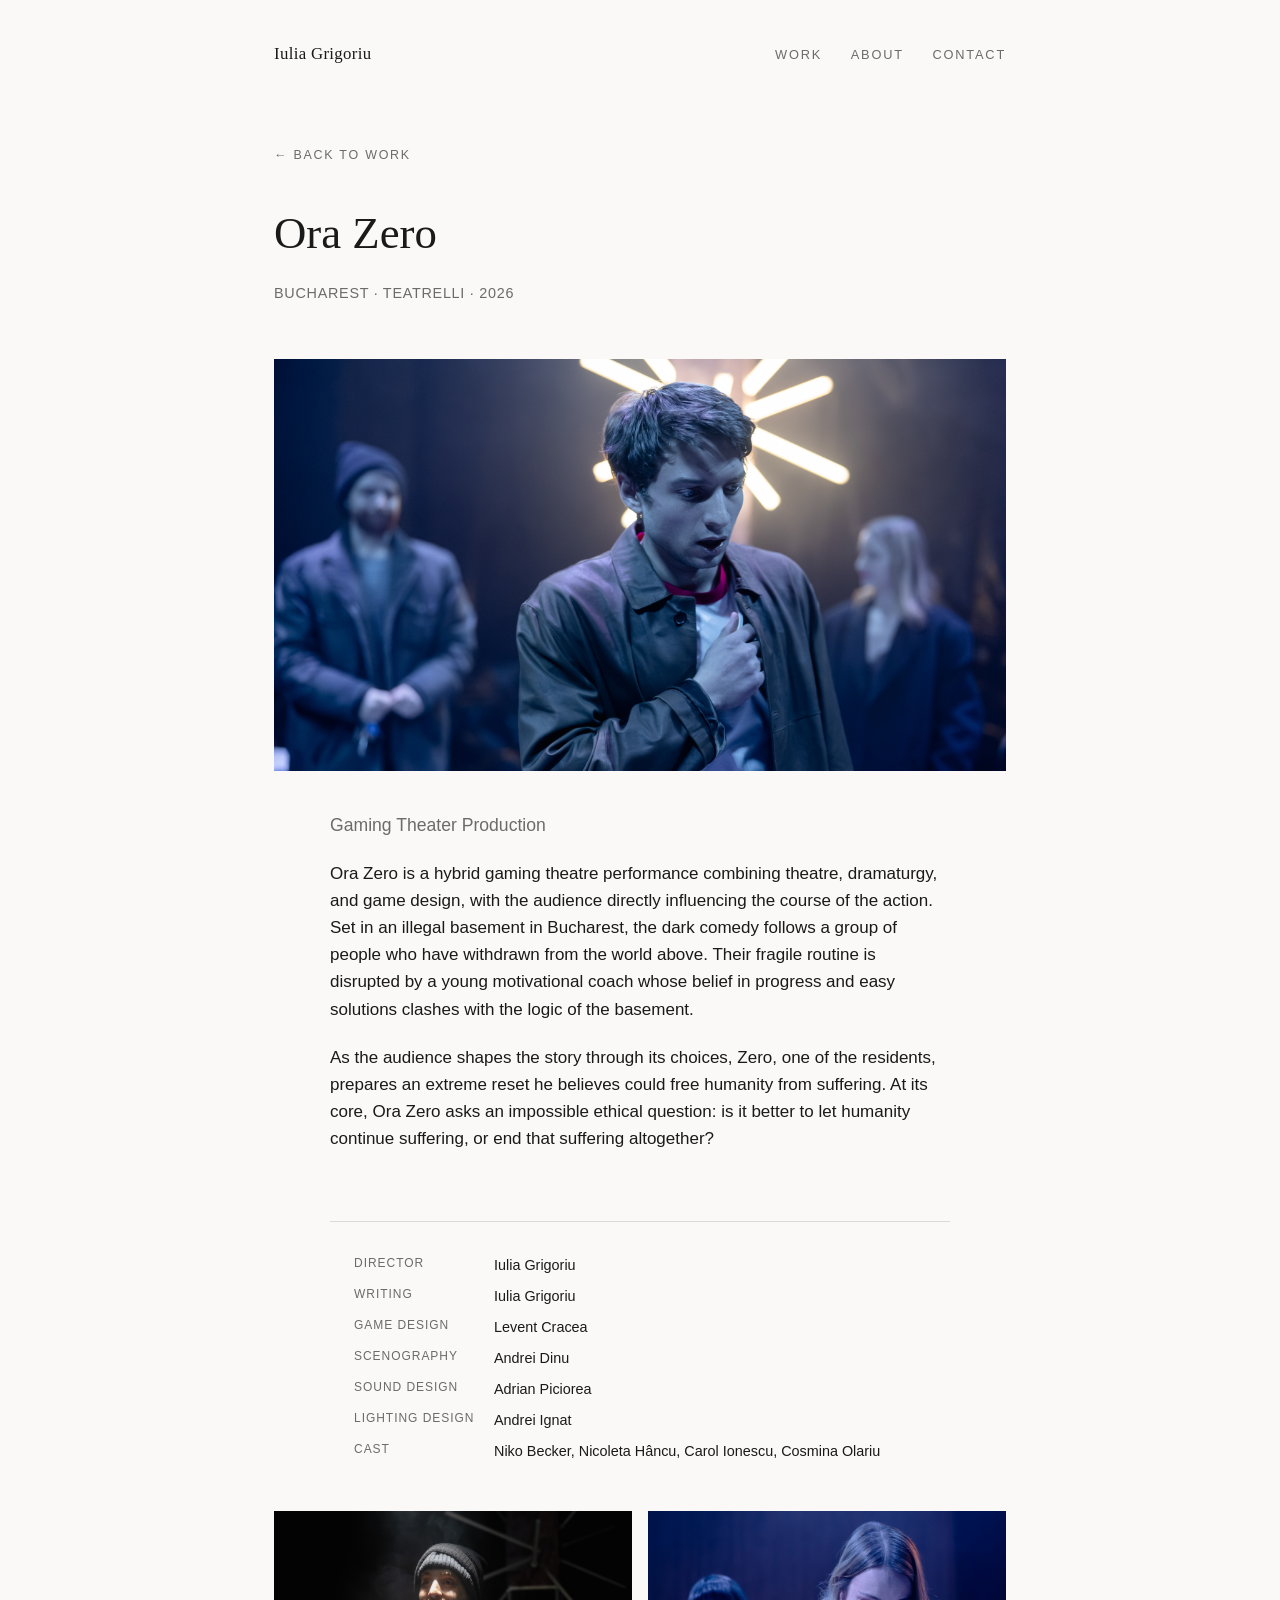
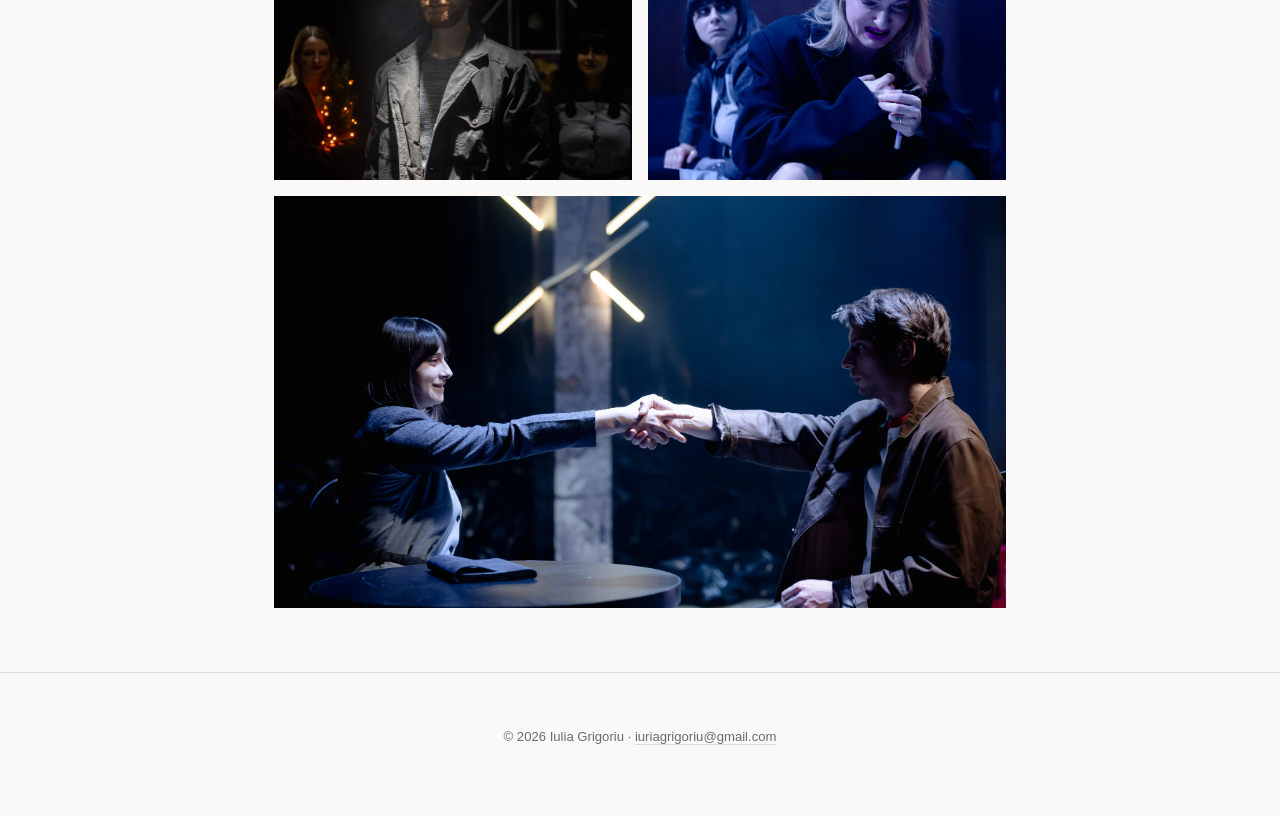
<file: zero-hour.html>
<!DOCTYPE html>
<html lang="en">
<head>
  <meta charset="UTF-8">
  <meta name="viewport" content="width=device-width, initial-scale=1.0">
  <title>Zero Hour — Iulia Grigoriu</title>
  <link rel="stylesheet" href="styles.css">
</head>
<body>

  <nav class="site-nav">
    <div class="wrap">
      <span class="site-nav__name">Iulia Grigoriu</span>
      <div class="site-nav__links">
        <a href="index.html">Work</a>
        <a href="about.html">About</a>
        <a href="mailto:iuriagrigoriu@gmail.com">Contact</a>
      </div>
    </div>
  </nav>

  <!-- ===================== PROJECT HEADER ===================== -->
  <header class="project-header">
    <div class="wrap">
      <a class="project-header__back" href="index.html">&larr; Back to work</a>
      <h1 class="project-header__title">Ora Zero</h1>
      <p class="project-header__meta">Bucharest &middot; Teatrelli &middot; 2026</p>
    </div>
  </header>

  <div class="wrap">
    <div class="project-hero-image">
      <!-- Main project photo -->
      <img data-img="images/zero-hour/1" alt="Production photo from Zero Hour, wide stage view">
    </div>
  </div>

  <!-- ===================== PROJECT TEXT ===================== -->
  <section class="project-body">
    <p class="lede">
      Gaming Theater Production
    </p>
    <p>
      Ora Zero is a hybrid gaming theatre performance combining theatre, dramaturgy, and game 
      design, with the audience directly influencing the course of the action. Set in an illegal 
      basement in Bucharest, the dark comedy follows a group of people who have withdrawn from the
      world above. Their fragile routine is disrupted by a young motivational 
      coach whose belief in progress and easy solutions clashes with the logic of the basement.
    </p>
    <p>
      As the audience shapes the story through its choices, Zero, one of the residents, prepares 
      an extreme reset he believes could free humanity from suffering. At its core, Ora Zero 
      asks an impossible ethical 
      question: is it better to let humanity continue suffering, or end that suffering altogether?
    </p>
  </section>

  <!-- ===================== CREDITS ===================== -->
  <section class="project-credits">
    <div class="wrap">
      <dl>
        <dt>Director</dt>
        <dd>Iulia Grigoriu</dd>

        <dt>Writing</dt>
        <dd>Iulia Grigoriu</dd>

        <dt>Game Design</dt>
        <dd>Levent Cracea</dd>

        <dt>Scenography</dt>
        <dd>Andrei Dinu</dd>

        <dt>Sound Design</dt>
        <dd>Adrian Piciorea</dd>

        <dt>Lighting Design</dt>
        <dd>Andrei Ignat</dd>

        <dt>Cast</dt>
        <dd>Niko Becker, Nicoleta Hâncu, Carol Ionescu, Cosmina Olariu</dd>
      </dl>
    </div>
  </section>

  <!-- ===================== GALLERY ===================== -->
  <section class="project-gallery">
    <div class="wrap">
      <div class="project-gallery__grid">
        <img data-img="images/zero-hour/2" alt="Detail photo from Zero Hour">
        <img data-img="images/zero-hour/3" alt="Detail photo from Zero Hour">
        <img class="wide" data-img="images/zero-hour/4" alt="Wide detail photo from Zero Hour">
      </div>
    </div>
  </section>

  <footer class="site-footer">
    <div class="wrap">
      <p>&copy; 2026 Iulia Grigoriu &middot; <a href="mailto:iuriagrigoriu@gmail.com">iuriagrigoriu@gmail.com</a></p>
    </div>
  </footer>

  <script src="images.js" defer></script>
</body>
</html>
</file>
<file: styles.css>
/* ==========================================================================
   THEATRE DIRECTOR PORTFOLIO — STYLESHEET
   Change things here to restyle the whole site. Key knobs are grouped
   under "THEME" at the top — colors, type, spacing — so you can tweak
   the look without hunting through the rest of the file.
   ========================================================================== */

/* ---------- THEME (edit these) ---------- */
:root {
  --color-bg: #faf9f7;
  --color-text: #1a1a1a;
  --color-muted: #6b6b6b;
  --color-line: #dcdad6;
  --color-accent: #1a1a1a;

  --font-display: "Georgia", "Iowan Old Style", "Times New Roman", serif;
  --font-body: -apple-system, BlinkMacSystemFont, "Helvetica Neue", Arial, sans-serif;

  --max-width: 780px;
  --space-unit: 1rem;

  --tracking-label: 0.14em;
}

/* ---------- RESET ---------- */
* {
  box-sizing: border-box;
}

html {
  scroll-behavior: smooth;
}

body {
  margin: 0;
  background: var(--color-bg);
  color: var(--color-text);
  font-family: var(--font-body);
  font-size: 17px;
  line-height: 1.6;
  -webkit-font-smoothing: antialiased;
}

img {
  max-width: 100%;
  display: block;
}

a {
  color: inherit;
  text-decoration: none;
}

h1, h2, h3 {
  font-family: var(--font-display);
  font-weight: 400;
  margin: 0;
}

/* ---------- LAYOUT ---------- */
.wrap {
  max-width: var(--max-width);
  margin: 0 auto;
  padding: 0 1.5rem;
}

/* wider wrapper for the homepage project grid */
.wrap--wide {
  max-width: 1100px;
}

/* ---------- SITE HEADER / NAV ---------- */
.site-nav {
  padding: 2.5rem 0 1.5rem;
}

.site-nav .wrap {
  display: flex;
  align-items: baseline;
  justify-content: space-between;
}

.site-nav__name {
  font-family: var(--font-display);
  font-size: 1.05rem;
  letter-spacing: 0.02em;
}

.site-nav__links a {
  font-size: 0.8rem;
  letter-spacing: var(--tracking-label);
  text-transform: uppercase;
  color: var(--color-muted);
  margin-left: 1.5rem;
}

.site-nav__links a:hover,
.site-nav__links a.is-active {
  color: var(--color-text);
}

/* ---------- HERO (homepage title + portrait) ---------- */
.hero {
  padding: 3rem 0 4rem;
  text-align: center;
}

.hero__title {
  font-size: clamp(2.2rem, 5vw, 3.4rem);
  letter-spacing: 0.01em;
}

.hero__subtitle {
  margin-top: 0.75rem;
  color: var(--color-muted);
  font-size: 0.95rem;
  letter-spacing: var(--tracking-label);
  text-transform: uppercase;
}

.hero__portrait {
  margin: 2.75rem auto 0;
  max-width: 420px;
}

.hero__portrait img {
  width: 100%;
  height: auto;
  aspect-ratio: 4 / 5;
  object-fit: cover;
  background: #e7e5e1; /* placeholder tone while real photo is missing */
}

.hero__intro {
  max-width: 560px;
  margin: 2rem auto 0;
  color: var(--color-muted);
  font-size: 1rem;
}

/* ---------- SECTION LABEL ---------- */
.section-label {
  text-align: center;
  font-size: 0.78rem;
  letter-spacing: var(--tracking-label);
  text-transform: uppercase;
  color: var(--color-muted);
  padding-top: 3rem;
  padding-bottom: 2.5rem;
  border-top: 1px solid var(--color-line);
}

/* ---------- PROJECT GRID (homepage) ---------- */
.projects {
  padding-bottom: 4rem;
}

/* flexbox (not grid) so an incomplete last row centers itself
   instead of hugging the left edge */
.project-grid {
  --grid-cols: 3;
  display: flex;
  flex-wrap: wrap;
  justify-content: center;
  gap: 1.5rem;
}

/* one image per tile; title (and year) fade in on hover */
.project-tile {
  position: relative;
  display: block;
  flex: 0 0 calc((100% - (var(--grid-cols) - 1) * 1.5rem) / var(--grid-cols));
  aspect-ratio: 1 / 1;
  overflow: hidden;
  background: #e7e5e1;
}

.project-tile img {
  width: 100%;
  height: 100%;
  object-fit: cover;
  transition: transform 0.6s ease;
}

.project-tile:hover img {
  transform: scale(1.05);
}

.project-tile__overlay {
  position: absolute;
  inset: 0;
  display: flex;
  flex-direction: column;
  align-items: center;
  justify-content: center;
  text-align: center;
  gap: 0.4rem;
  background: rgba(26, 26, 26, 0);
  opacity: 0;
  transition: background 0.35s ease, opacity 0.35s ease;
}

.project-tile:hover .project-tile__overlay,
.project-tile:focus-visible .project-tile__overlay {
  background: rgba(26, 26, 26, 0.45);
  opacity: 1;
}

/* touchscreens have no hover state — show the title by default there
   (at reduced strength) so it isn't hidden behind a tap-to-reveal that
   would otherwise just navigate away */
@media (hover: none) {
  .project-tile__overlay {
    background: rgba(26, 26, 26, 0.28);
    opacity: 1;
  }

  .project-tile__title,
  .project-tile__year {
    transform: translateY(0);
  }
}

.project-tile__title {
  font-family: var(--font-display);
  font-size: 1.4rem;
  color: #fff;
  transform: translateY(6px);
  transition: transform 0.35s ease;
}

.project-tile__year {
  font-size: 0.8rem;
  letter-spacing: var(--tracking-label);
  text-transform: uppercase;
  color: rgba(255, 255, 255, 0.85);
  transform: translateY(6px);
  transition: transform 0.35s ease 0.03s;
}

.project-tile:hover .project-tile__title,
.project-tile:hover .project-tile__year,
.project-tile:focus-visible .project-tile__title,
.project-tile:focus-visible .project-tile__year {
  transform: translateY(0);
}

@media (max-width: 900px) {
  .project-grid {
    --grid-cols: 2;
  }
}

@media (max-width: 560px) {
  .project-grid {
    --grid-cols: 1;
  }
}

/* ---------- PROJECT DETAIL PAGE ---------- */
.project-header {
  padding: 3rem 0 2.5rem;
}

.project-header__back {
  display: inline-block;
  font-size: 0.78rem;
  letter-spacing: var(--tracking-label);
  text-transform: uppercase;
  color: var(--color-muted);
  margin-bottom: 2rem;
}

.project-header__back:hover {
  color: var(--color-text);
}

.project-header__title {
  font-size: clamp(2rem, 4.5vw, 2.8rem);
}

.project-header__meta {
  margin-top: 0.75rem;
  color: var(--color-muted);
  font-size: 0.9rem;
  letter-spacing: 0.05em;
  text-transform: uppercase;
}

.project-hero-image {
  width: 100%;
  aspect-ratio: 16 / 9;
  overflow: hidden;
  background: #e7e5e1;
  margin-bottom: 2.5rem;
}

.project-hero-image img {
  width: 100%;
  height: 100%;
  object-fit: cover;
}

.project-body {
  max-width: 620px;
  margin: 0 auto;
  padding-bottom: 3rem;
}

.project-body p {
  margin: 0 0 1.3rem;
  color: var(--color-text);
}

.project-body p.lede {
  font-size: 1.1rem;
  color: var(--color-muted);
}

.project-credits {
  max-width: 620px;
  margin: 0 auto 3rem;
  padding-top: 2rem;
  border-top: 1px solid var(--color-line);
  font-size: 0.9rem;
  color: var(--color-muted);
}

.project-credits dl {
  display: grid;
  grid-template-columns: 140px 1fr;
  row-gap: 0.5rem;
  margin: 0;
}

.project-credits dt {
  text-transform: uppercase;
  letter-spacing: 0.08em;
  font-size: 0.75rem;
}

.project-credits dd {
  margin: 0;
  color: var(--color-text);
}

.project-gallery {
  padding-bottom: 4rem;
}

.project-gallery__grid {
  display: grid;
  grid-template-columns: 1fr 1fr;
  gap: 1rem;
}

.project-gallery__grid img {
  width: 100%;
  height: 100%;
  aspect-ratio: 4 / 3;
  object-fit: cover;
  background: #e7e5e1;
}

.project-gallery__grid img.wide {
  grid-column: 1 / -1;
  aspect-ratio: 16 / 9;
}

/* ---------- FOOTER ---------- */
.site-footer {
  padding: 2.5rem 0 3.5rem;
  border-top: 1px solid var(--color-line);
  text-align: center;
  color: var(--color-muted);
  font-size: 0.82rem;
}

.site-footer a {
  border-bottom: 1px solid var(--color-line);
}

.site-footer a:hover {
  color: var(--color-text);
  border-color: var(--color-text);
}

/* ---------- RESPONSIVE ---------- */
@media (max-width: 600px) {
  .site-nav .wrap {
    flex-direction: column;
    gap: 0.5rem;
  }

  .site-nav__links a {
    margin: 0 0.75rem 0 0;
  }

  .project-gallery__grid {
    grid-template-columns: 1fr;
  }

  .project-credits dl {
    grid-template-columns: 1fr;
    row-gap: 0.2rem;
  }

  .project-credits dt {
    margin-top: 0.75rem;
  }
}
</file>
